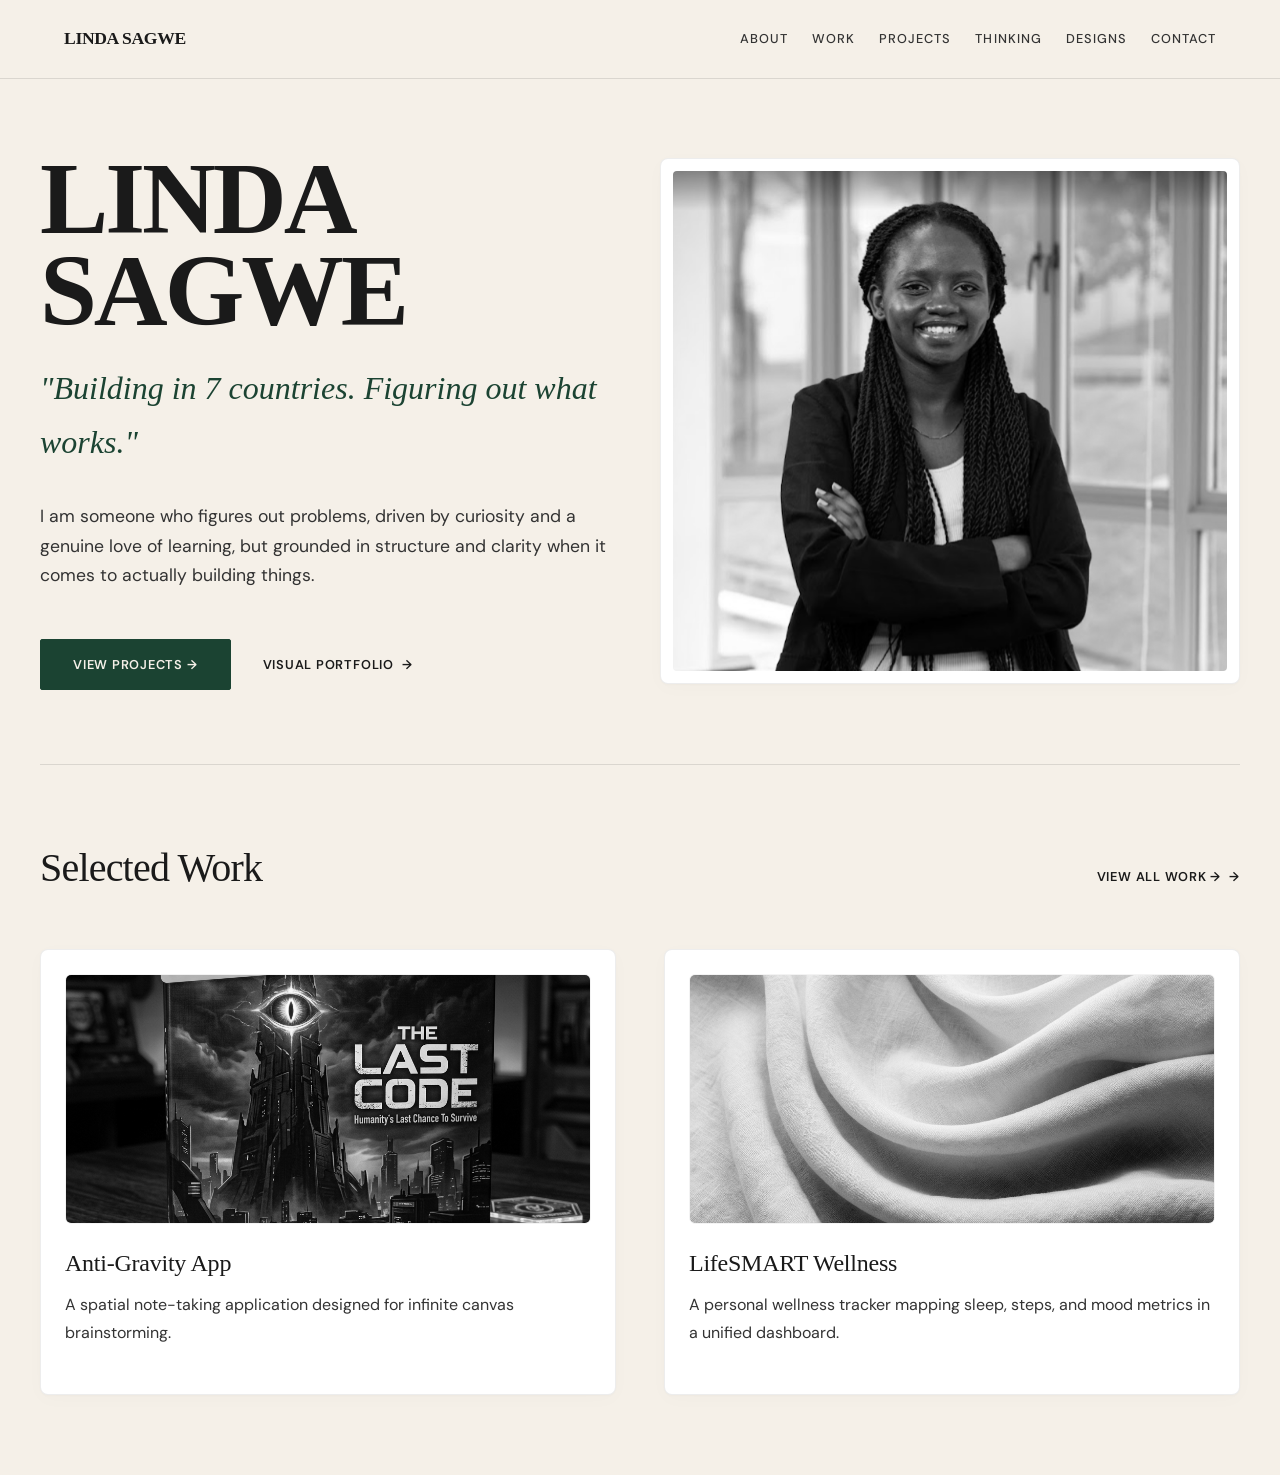
<file: index.html>
<!DOCTYPE html>
<html lang="en">
<head>
  <meta charset="UTF-8">
  <meta name="viewport" content="width=device-width, initial-scale=1.0">
  <title>Linda Sagwe — Editorial Portfolio</title>
  <meta name="description" content="Business operator and builder at Tetr College. Working at the intersection of BD, operations, and AI across Nairobi, Gurugram, and UAE.">
  <link rel="icon" type="image/svg+xml" href="favicon.svg">

  <!-- Fonts -->
  <link rel="preconnect" href="https://fonts.googleapis.com">
  <link rel="preconnect" href="https://fonts.gstatic.com" crossorigin>
  <link href="https://fonts.googleapis.com/css2?family=Cormorant+Garamond:ital,wght@0,400;0,500;0,600;0,700;1,400;1,500&family=DM+Sans:wght@400;500;700&display=swap" rel="stylesheet">

  <!-- Styles -->
  <link rel="stylesheet" href="styles.css">
  <style>
    /* Visual Homepage Styles */
    .hero-split {
      display: grid;
      grid-template-columns: 1fr 1fr;
      gap: var(--space-8);
      align-items: center;
      min-height: calc(85vh - 80px);
      padding: var(--space-6) 0;
      position: relative;
    }

    @media (max-width: 900px) {
      .hero-split {
        grid-template-columns: 1fr;
        text-align: center;
      }
    }

    .hero-image-wrapper {
      border: 1px solid rgba(26, 26, 26, 0.08);
      padding: var(--space-2);
      background-color: var(--color-bg-card);
      border-radius: 8px;
      box-shadow: 0 4px 20px rgba(26, 26, 26, 0.02), 0 1px 3px rgba(26, 26, 26, 0.02);
      transform: rotate(2deg);
      transition: transform 0.5s ease;
    }

    .hero-image-wrapper:hover {
      transform: rotate(0deg);
    }

    .hero-image-wrapper img {
      width: 100%;
      height: 500px;
      object-fit: cover;
      object-position: center top;
      filter: grayscale(1);
      border-radius: 4px;
      transition: filter 0.5s ease;
    }

    .hero-image-wrapper:hover img {
      filter: grayscale(0);
    }

    .hero-name {
      font-family: var(--font-serif);
      font-size: clamp(3.5rem, 8vw, 6.5rem);
      font-weight: 700;
      line-height: 0.9;
      letter-spacing: -0.03em;
      text-transform: uppercase;
      margin-bottom: var(--space-4);
      color: var(--color-text-primary);
    }

    .hero-tagline-editorial {
      font-family: var(--font-serif);
      font-size: clamp(1.4rem, 3vw, 2rem);
      font-style: italic;
      color: var(--color-teal);
      margin-bottom: var(--space-5);
      font-weight: 500;
    }

    .hero-desc-editorial {
      font-family: var(--font-sans);
      font-size: 1.1rem;
      line-height: 1.7;
      color: var(--color-text-secondary);
      max-width: 55ch;
      margin-bottom: var(--space-6);
    }

    .hero-links-editorial {
      display: flex;
      gap: var(--space-5);
      margin-top: var(--space-2);
    }

    @media (max-width: 900px) {
      .hero-links-editorial {
        justify-content: center;
      }
    }

    /* Selected Work Section */
    .selected-work {
      padding: var(--space-10) 0;
      border-top: 1px solid rgba(26, 26, 26, 0.12);
    }

    .section-header {
      margin-bottom: var(--space-6);
      display: flex;
      justify-content: space-between;
      align-items: baseline;
    }

    .section-header h2 {
      font-size: 2.5rem;
    }

    .work-grid {
      display: grid;
      grid-template-columns: 1fr 1fr;
      gap: var(--space-6);
    }

    @media (max-width: 768px) {
      .work-grid {
        grid-template-columns: 1fr;
      }
    }

    .work-card {
      border: 1px solid rgba(26, 26, 26, 0.08);
      background-color: var(--color-bg-card);
      padding: var(--space-4);
      border-radius: 8px;
      box-shadow: 0 4px 20px rgba(26, 26, 26, 0.02), 0 1px 3px rgba(26, 26, 26, 0.02);
      transition: all 0.45s cubic-bezier(0.16, 1, 0.3, 1);
    }

    .work-card:hover {
      border-color: var(--color-teal);
      box-shadow: 0 20px 38px rgba(27, 67, 50, 0.06);
      transform: translateY(-5px);
    }

    .work-card-img {
      width: 100%;
      height: 250px;
      overflow: hidden;
      margin-bottom: var(--space-4);
      border-radius: 6px;
      border: 1px solid rgba(26, 26, 26, 0.05);
    }

    .work-card-img img {
      width: 100%;
      height: 100%;
      object-fit: cover;
      filter: grayscale(1);
      transition: filter 0.3s ease;
    }

    .work-card:hover .work-card-img img {
      filter: grayscale(0);
    }

    .work-card h3 {
      font-size: 1.5rem;
      margin-bottom: var(--space-2);
    }
  </style>
</head>
<body>

  <div class="page-wrapper">
    <!-- Newspaper Masthead Style Header -->
    <header class="site-header border-double-bottom" id="site-header">
      <a href="index.html" class="logo">LINDA SAGWE</a>
      <nav class="nav-links" id="nav-links">
        <a href="about.html">ABOUT</a>
        <a href="work.html">WORK</a>
        <a href="projects.html">PROJECTS</a>
        <a href="thinking.html">THINKING</a>
        <a href="designs.html">DESIGNS</a>
        <a href="contact.html">CONTACT</a>
      </nav>
    </header>

    <div class="page-container" id="page-container">
      <main class="page-content" id="page-content">
        
        <!-- Visual Split Hero -->
        <section class="container hero-split">
          <div class="hero-text">
            <h1 class="hero-name reveal-word-by-word">LINDA SAGWE</h1>
            <p class="hero-tagline-editorial reveal-line">"Building in 7 countries. Figuring out what works."</p>
            <p class="hero-desc-editorial reveal">
              I am someone who figures out problems, driven by curiosity and a genuine love of learning, but grounded in structure and clarity when it comes to actually building things.
            </p>
            <div class="hero-links-editorial reveal">
              <a href="projects.html" class="btn btn-teal">View Projects →</a>
              <a href="designs.html" class="btn btn-ghost">Visual Portfolio</a>
            </div>
          </div>
          
          <div class="hero-image-wrapper reveal">
            <img src="assets/hero-photo.png" alt="Linda Sagwe Portrait">
          </div>
        </section>

        <!-- Selected Work Visual Grid -->
        <section class="container selected-work reveal">
          <div class="section-header">
            <h2>Selected Work</h2>
            <a href="projects.html" class="btn btn-ghost">View All Work →</a>
          </div>
          <div class="work-grid">
            <a href="projects.html" class="work-card">
              <div class="work-card-img">
                <img src="assets/Professional Designs/last_code_hero_final.png" alt="Anti-Gravity App">
              </div>
              <h3>Anti-Gravity App</h3>
              <p class="project-desc-short" style="color: var(--color-text-secondary);">A spatial note-taking application designed for infinite canvas brainstorming.</p>
            </a>
            
            <a href="projects.html" class="work-card">
              <div class="work-card-img">
                <img src="assets/project-2.png" alt="LifeSMART Wellness">
              </div>
              <h3>LifeSMART Wellness</h3>
              <p class="project-desc-short" style="color: var(--color-text-secondary);">A personal wellness tracker mapping sleep, steps, and mood metrics in a unified dashboard.</p>
            </a>
          </div>
        </section>

      </main>
    </div>
  </div>

  <script src="router.js"></script>
  <script src="script.js"></script>
</body>
</html>
</file>
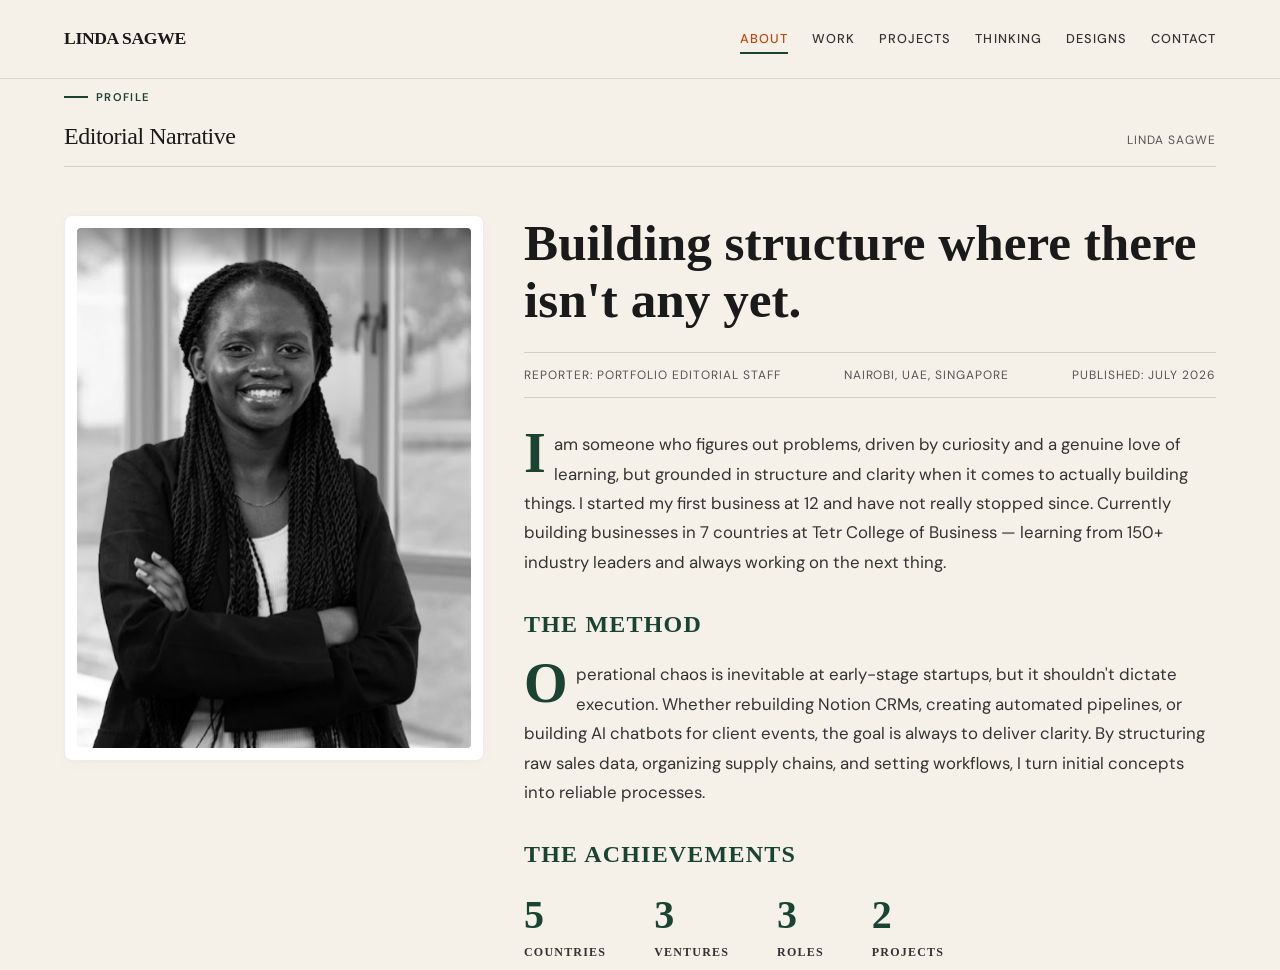
<file: about.html>
<!DOCTYPE html>
<html lang="en">
<head>
  <meta charset="UTF-8">
  <meta name="viewport" content="width=device-width, initial-scale=1.0">
  <title>About Linda Sagwe — Editorial Profile</title>
  <meta name="description" content="An editorial profile of Linda Sagwe. Business student and early-stage operator.">
  <link rel="icon" type="image/svg+xml" href="favicon.svg">

  <!-- Fonts -->
  <link rel="preconnect" href="https://fonts.googleapis.com">
  <link rel="preconnect" href="https://fonts.gstatic.com" crossorigin>
  <link href="https://fonts.googleapis.com/css2?family=Cormorant+Garamond:ital,wght@0,400;0,500;0,600;0,700;1,400;1,500&family=DM+Sans:wght@400;500;700&display=swap" rel="stylesheet">

  <!-- Styles -->
  <link rel="stylesheet" href="styles.css">
  <style>
    .about-layout {
      display: grid;
      grid-template-columns: 420px 1fr;
      gap: var(--space-8);
      margin-top: var(--space-6);
      align-items: start;
    }

    .about-image-wrapper {
      border: 1px solid rgba(26, 26, 26, 0.08);
      padding: var(--space-2);
      background-color: var(--color-bg-card);
      border-radius: 8px;
      box-shadow: 0 4px 20px rgba(26, 26, 26, 0.02), 0 1px 3px rgba(26, 26, 26, 0.02);
    }

    .about-image-wrapper img {
      width: 100%;
      height: 520px;
      object-fit: cover;
      object-position: center top;
      filter: grayscale(1);
      border-radius: 4px;
    }

    .profile-title {
      font-size: 3.2rem;
      line-height: 1.1;
      margin-bottom: var(--space-4);
      font-weight: 700;
    }

    .profile-meta-bar {
      border-top: var(--border-single);
      border-bottom: var(--border-single);
      padding: 0.75rem 0;
      font-family: var(--font-sans);
      font-size: 0.75rem;
      text-transform: uppercase;
      letter-spacing: 0.08em;
      color: var(--color-text-muted);
      margin-bottom: var(--space-5);
      display: flex;
      justify-content: space-between;
    }

    .editorial-body {
      font-family: var(--font-serif);
      font-size: 1.3rem;
      line-height: 1.65;
      color: var(--color-text-primary);
    }

    .editorial-body p {
      margin-bottom: var(--space-4);
      color: var(--color-text-secondary);
      font-family: var(--font-sans);
      font-size: 1.05rem;
      line-height: 1.75;
    }

    .editorial-body p::first-letter {
      font-family: var(--font-serif);
      font-size: 3.5rem;
      float: left;
      line-height: 0.85;
      padding-right: 8px;
      font-weight: 700;
      color: var(--color-teal);
    }

    .sub-editorial-heading {
      font-family: var(--font-serif);
      font-size: 1.5rem;
      font-weight: 700;
      color: var(--color-teal);
      margin-top: var(--space-5);
      margin-bottom: var(--space-2);
      text-transform: uppercase;
      letter-spacing: 0.05em;
    }

    @media (max-width: 900px) {
      .about-layout {
        grid-template-columns: 1fr;
        gap: var(--space-5);
      }
      .about-image-wrapper img {
        height: 380px;
      }
    }
  </style>
</head>
<body>

  <div class="page-wrapper">
    <!-- Newspaper Masthead Style Header -->
    <header class="site-header border-double-bottom" id="site-header">
      <a href="index.html" class="logo">LINDA SAGWE</a>
      <nav class="nav-links" id="nav-links">
        <a href="about.html" class="active">ABOUT</a>
        <a href="work.html">WORK</a>
        <a href="projects.html">PROJECTS</a>
        <a href="thinking.html">THINKING</a>
        <a href="designs.html">DESIGNS</a>
        <a href="contact.html">CONTACT</a>
      </nav>
    </header>

    <div class="page-container" id="page-container">
      <main class="page-content" id="page-content">
        <section class="container">
          <div class="section-header border-single-bottom" style="padding-bottom: var(--space-3);">
            <div>
              <span class="section-label teal">Profile</span>
              <h2>Editorial Narrative</h2>
            </div>
            <span class="section-count">Linda Sagwe</span>
          </div>

          <div class="about-layout">
            <!-- Left Column: Portrait -->
            <div class="about-image-wrapper reveal">
              <img src="assets/hero-photo.png" alt="Linda Sagwe Portrait">
            </div>

            <!-- Right Column: Editorial Narrative -->
            <div class="about-narrative reveal reveal-delay-1">
              <h1 class="profile-title">Building structure where there isn't any yet.</h1>
              
              <div class="profile-meta-bar">
                <span>Reporter: Portfolio Editorial Staff</span>
                <span>Nairobi, UAE, Singapore</span>
                <span>Published: July 2026</span>
              </div>

              <div class="editorial-body">
                <p>
                  I am someone who figures out problems, driven by curiosity and a genuine love of learning, but grounded in structure and clarity when it comes to actually building things. I started my first business at 12 and have not really stopped since. Currently building businesses in 7 countries at Tetr College of Business — learning from 150+ industry leaders and always working on the next thing.
                </p>

                <h3 class="sub-editorial-heading">The Method</h3>
                <p style="padding-top: 0.5rem;">
                  Operational chaos is inevitable at early-stage startups, but it shouldn't dictate execution. Whether rebuilding Notion CRMs, creating automated pipelines, or building AI chatbots for client events, the goal is always to deliver clarity. By structuring raw sales data, organizing supply chains, and setting workflows, I turn initial concepts into reliable processes.
                </p>

                <h3 class="sub-editorial-heading">The Achievements</h3>
                <div class="display-stats" style="margin-top: 1.5rem; margin-bottom: 0.5rem;">
                  <div class="stat-box">
                    <span class="stat-num" style="font-size: 2.5rem; color: var(--color-teal);">7</span>
                    <span class="stat-lbl">Countries</span>
                  </div>
                  <div class="stat-box">
                    <span class="stat-num" style="font-size: 2.5rem; color: var(--color-teal);">4</span>
                    <span class="stat-lbl">Ventures</span>
                  </div>
                  <div class="stat-box">
                    <span class="stat-num" style="font-size: 2.5rem; color: var(--color-teal);">5</span>
                    <span class="stat-lbl">Roles</span>
                  </div>
                  <div class="stat-box">
                    <span class="stat-num" style="font-size: 2.5rem; color: var(--color-teal);">3</span>
                    <span class="stat-lbl">Projects</span>
                  </div>
                </div>
              </div>
            </div>
          </div>
        </section>
      </main>
    </div>
  </div>

  <script src="router.js"></script>
  <script src="script.js"></script>
</body>
</html>
</file>
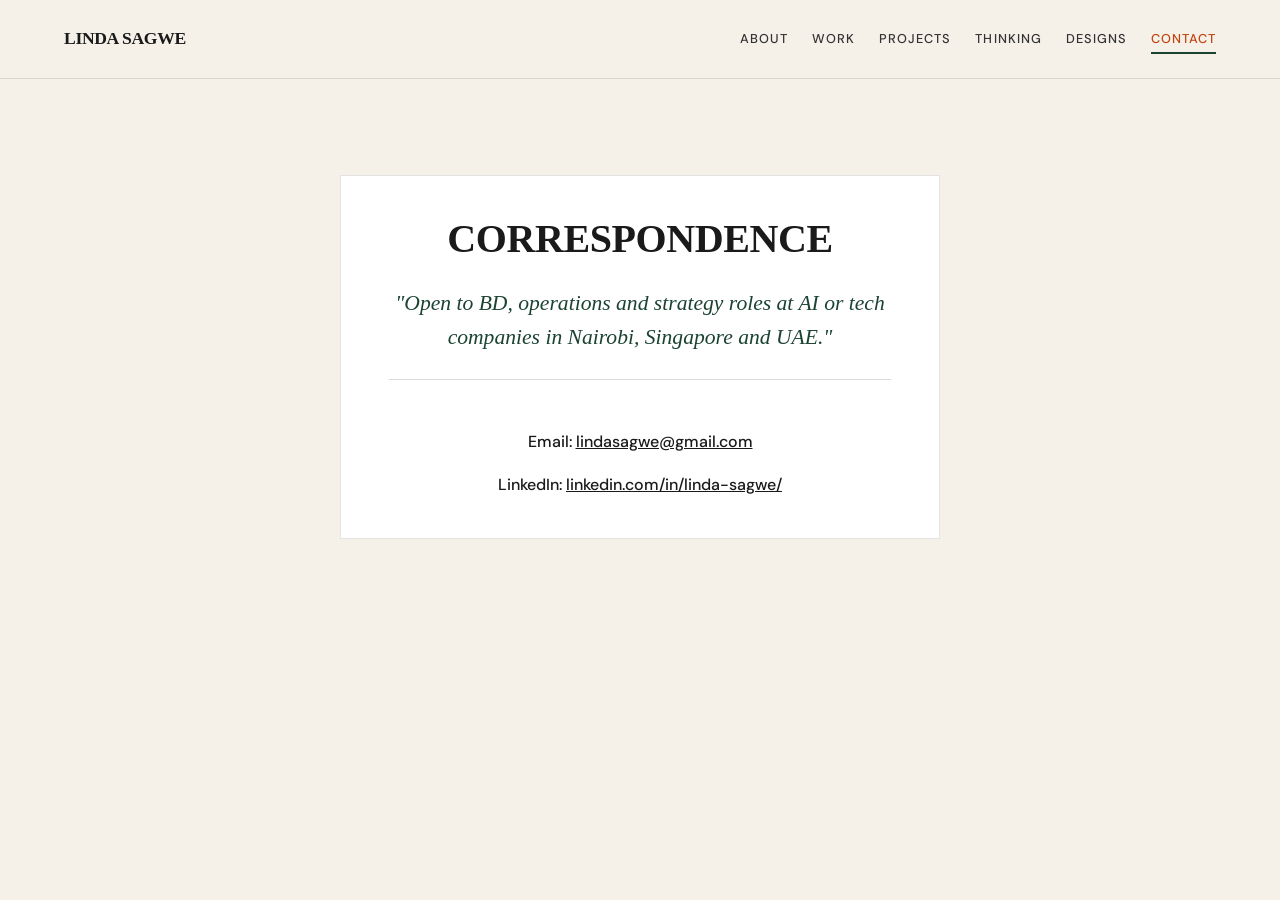
<file: contact.html>
<!DOCTYPE html>
<html lang="en">
<head>
  <meta charset="UTF-8">
  <meta name="viewport" content="width=device-width, initial-scale=1.0">
  <title>Get in Touch — Linda Sagwe</title>
  <meta name="description" content="Contact details and opportunities for Linda Sagwe.">
  <link rel="icon" type="image/svg+xml" href="favicon.svg">

  <!-- Fonts -->
  <link rel="preconnect" href="https://fonts.googleapis.com">
  <link rel="preconnect" href="https://fonts.gstatic.com" crossorigin>
  <link href="https://fonts.googleapis.com/css2?family=Cormorant+Garamond:ital,wght@0,400;0,500;0,600;0,700;1,400;1,500&family=DM+Sans:wght@400;500;700&display=swap" rel="stylesheet">

  <!-- Styles -->
  <link rel="stylesheet" href="styles.css">
  <style>
    .contact-layout {
      max-width: 600px;
      margin: var(--space-12) auto;
      text-align: center;
      border: var(--border-double);
      padding: var(--space-8) var(--space-6);
      background-color: var(--color-bg-card);
      position: relative;
    }

    .contact-title {
      font-size: 2.5rem;
      font-weight: 700;
      margin-bottom: var(--space-4);
      text-transform: uppercase;
      letter-spacing: -0.01em;
    }

    .contact-statement-editorial {
      font-family: var(--font-serif);
      font-size: 1.35rem;
      line-height: 1.6;
      color: var(--color-teal);
      font-style: italic;
      margin-bottom: var(--space-6);
      border-bottom: var(--border-subtle-style);
      padding-bottom: var(--space-4);
    }

    .contact-links {
      display: flex;
      flex-direction: column;
      gap: 1rem;
      font-family: var(--font-sans);
      font-size: 1rem;
      font-weight: 500;
    }

    .contact-links a {
      color: var(--color-text-primary);
      text-decoration: underline;
      transition: color 0.3s ease;
    }

    .contact-links a:hover {
      color: var(--color-orange);
    }
  </style>
</head>
<body>

  <div class="page-wrapper">
    <!-- Newspaper Masthead Style Header -->
    <header class="site-header border-double-bottom" id="site-header">
      <a href="index.html" class="logo">LINDA SAGWE</a>
      <nav class="nav-links" id="nav-links">
        <a href="about.html">ABOUT</a>
        <a href="work.html">WORK</a>
        <a href="projects.html">PROJECTS</a>
        <a href="thinking.html">THINKING</a>
        <a href="designs.html">DESIGNS</a>
        <a href="contact.html" class="active">CONTACT</a>
      </nav>
    </header>

    <div class="page-container" id="page-container">
      <main class="page-content" id="page-content">
        <section class="container">
          <div class="contact-layout reveal">
            <h1 class="contact-title">Correspondence</h1>
            
            <p class="contact-statement-editorial">
              "Open to BD, operations and strategy roles at AI or tech companies in Nairobi, Singapore and UAE."
            </p>

            <div class="contact-links">
              <div>Email: <a href="mailto:lindasagwe@gmail.com">lindasagwe@gmail.com</a></div>
              <div>LinkedIn: <a href="https://www.linkedin.com/in/linda-sagwe/" target="_blank">linkedin.com/in/linda-sagwe/</a></div>
            </div>
          </div>
        </section>
      </main>
    </div>
  </div>

  <script src="router.js"></script>
  <script src="script.js"></script>
</body>
</html>
</file>
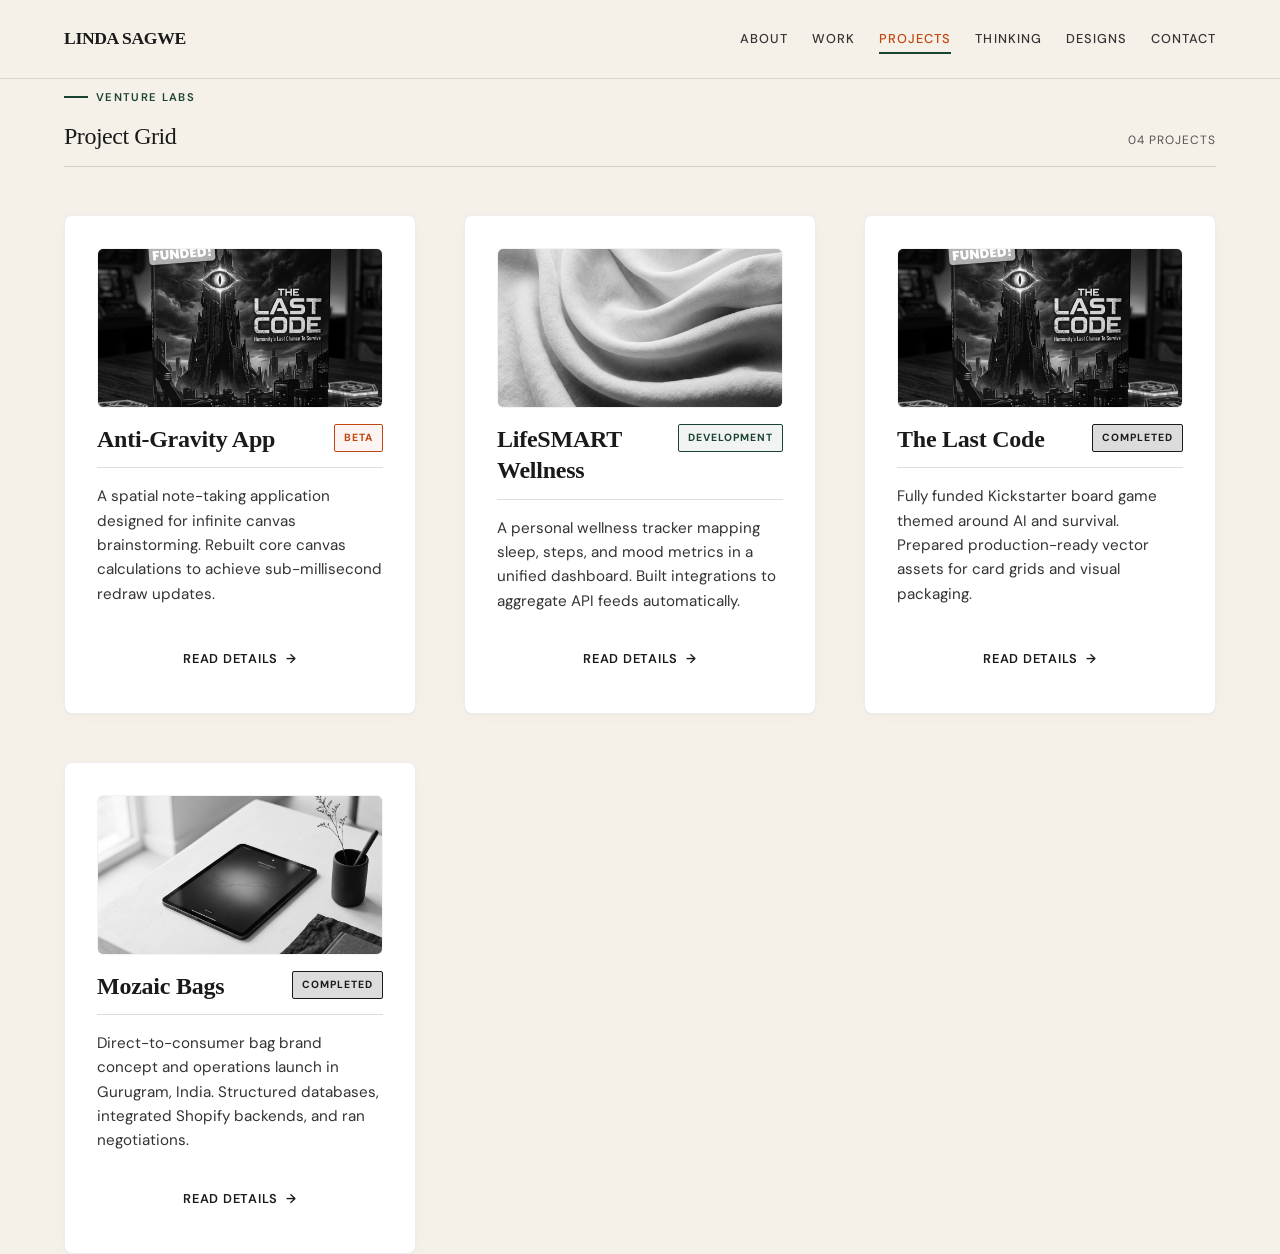
<file: projects.html>
<!DOCTYPE html>
<html lang="en">
<head>
  <meta charset="UTF-8">
  <meta name="viewport" content="width=device-width, initial-scale=1.0">
  <title>Venture Projects — Linda Sagwe</title>
  <meta name="description" content="A list of active ventures and tools built by Linda Sagwe.">
  <link rel="icon" type="image/svg+xml" href="favicon.svg">

  <!-- Fonts -->
  <link rel="preconnect" href="https://fonts.googleapis.com">
  <link rel="preconnect" href="https://fonts.gstatic.com" crossorigin>
  <link href="https://fonts.googleapis.com/css2?family=Cormorant+Garamond:ital,wght@0,400;0,500;0,600;0,700;1,400;1,500&family=DM+Sans:wght@400;500;700&display=swap" rel="stylesheet">

  <!-- Styles -->
  <link rel="stylesheet" href="styles.css">
  <style>
    .projects-grid {
      display: grid;
      grid-template-columns: repeat(auto-fit, minmax(340px, 1fr));
      gap: var(--space-6);
      margin-top: var(--space-6);
    }

    .project-card {
      border: 1px solid rgba(26, 26, 26, 0.08);
      background-color: var(--color-bg-card);
      padding: var(--space-5);
      display: flex;
      flex-direction: column;
      position: relative;
      border-radius: 8px;
      box-shadow: 0 4px 20px rgba(26, 26, 26, 0.02), 0 1px 3px rgba(26, 26, 26, 0.02);
      transition: all 0.45s cubic-bezier(0.16, 1, 0.3, 1);
    }

    .project-card:hover {
      border-color: var(--color-teal);
      box-shadow: 0 20px 38px rgba(27, 67, 50, 0.06);
      transform: translateY(-5px);
    }

    .project-header-editorial {
      display: flex;
      justify-content: space-between;
      align-items: flex-start;
      margin-bottom: var(--space-3);
      border-bottom: var(--border-subtle-style);
      padding-bottom: var(--space-2);
    }

    .project-header-editorial h3 {
      font-size: 1.5rem;
      font-weight: 700;
      margin: 0;
    }

    .status-badge {
      font-size: 0.65rem;
      text-transform: uppercase;
      letter-spacing: 0.1em;
      font-weight: 700;
      padding: 0.25rem 0.55rem;
      border: 1px solid var(--color-border);
      border-radius: 2px;
    }

    .status-badge.beta {
      background-color: var(--color-orange-light);
      color: var(--color-orange);
      border-color: var(--color-orange);
    }

    .status-badge.development {
      background-color: var(--color-teal-light);
      color: var(--color-teal);
      border-color: var(--color-teal);
    }

    .status-badge.completed {
      background-color: var(--color-border-subtle);
      color: var(--color-text-primary);
      border-color: var(--color-border);
    }

    .project-desc-short {
      font-size: 0.95rem;
      line-height: 1.6;
      color: var(--color-text-secondary);
      margin-bottom: var(--space-4);
      flex-grow: 1;
    }

    /* Modal / Drawer Overlay */
    .project-overlay {
      position: fixed;
      top: 0;
      right: -100%;
      width: 480px;
      height: 100vh;
      background-color: var(--color-bg);
      border-left: var(--border-single);
      box-shadow: -15px 0 50px rgba(0,0,0,0.08);
      z-index: 2000;
      padding: var(--space-8) var(--space-6);
      display: flex;
      flex-direction: column;
      transition: right 0.5s cubic-bezier(0.76, 0, 0.24, 1);
    }

    .project-overlay.open {
      right: 0;
    }

    .project-overlay-backdrop {
      position: fixed;
      top: 0;
      left: 0;
      width: 100vw;
      height: 100vh;
      background-color: rgba(26, 26, 26, 0.2);
      opacity: 0;
      pointer-events: none;
      z-index: 1999;
      transition: opacity 0.4s ease;
    }

    .project-overlay-backdrop.open {
      opacity: 1;
      pointer-events: auto;
    }

    .project-overlay-close {
      position: absolute;
      top: 24px;
      right: 24px;
      background: transparent;
      border: none;
      font-size: 1.5rem;
      color: var(--color-text-primary);
      cursor: crosshair;
    }

    .project-overlay-content h2 {
      font-size: 2.8rem;
      font-weight: 700;
      margin-bottom: var(--space-2);
      line-height: 1.1;
    }

    .project-overlay-content .status-badge {
      display: inline-block;
      margin-bottom: var(--space-4);
    }

    .project-overlay-content p {
      font-size: 1.1rem;
      line-height: 1.7;
      color: var(--color-text-secondary);
      margin-bottom: var(--space-4);
    }

    .project-overlay-highlights {
      margin-top: var(--space-4);
      border-top: var(--border-double);
      padding-top: var(--space-4);
    }

    .project-overlay-highlights h4 {
      font-size: 0.8rem;
      text-transform: uppercase;
      letter-spacing: 0.1em;
      color: var(--color-teal);
      margin-bottom: var(--space-2);
    }

    @media (max-width: 500px) {
      .project-overlay {
        width: 100%;
      }
    }
  </style>
</head>
<body>

  <div class="page-wrapper">
    <!-- Newspaper Masthead Style Header -->
    <header class="site-header border-double-bottom" id="site-header">
      <a href="index.html" class="logo">LINDA SAGWE</a>
      <nav class="nav-links" id="nav-links">
        <a href="about.html">ABOUT</a>
        <a href="work.html">WORK</a>
        <a href="projects.html" class="active">PROJECTS</a>
        <a href="thinking.html">THINKING</a>
        <a href="designs.html">DESIGNS</a>
        <a href="contact.html">CONTACT</a>
      </nav>
    </header>

    <div class="page-container" id="page-container">
      <main class="page-content" id="page-content">
        <section class="container">
          <div class="section-header border-single-bottom" style="padding-bottom: var(--space-3);">
            <div>
              <span class="section-label teal">Venture Labs</span>
              <h2>Project Grid</h2>
            </div>
            <span class="section-count">04 Projects</span>
          </div>

          <div class="projects-grid">
            
            <!-- Anti-Gravity App -->
            <div class="project-card clickable-project" data-index="0">
              <div style="width: 100%; height: 160px; overflow: hidden; margin-bottom: var(--space-3); border-radius: 6px; border: 1px solid rgba(26, 26, 26, 0.05);">
                <img src="assets/Professional Designs/last_code_hero_final.png" alt="Anti-Gravity App cover" style="width: 100%; height: 100%; object-fit: cover; filter: grayscale(1); transition: filter 0.3s ease;">
              </div>
              <div class="project-header-editorial">
                <h3>Anti-Gravity App</h3>
                <span class="status-badge beta">Beta</span>
              </div>
              <p class="project-desc-short">A spatial note-taking application designed for infinite canvas brainstorming. Rebuilt core canvas calculations to achieve sub-millisecond redraw updates.</p>
              <button class="btn btn-ghost" style="margin-top: auto; padding: 0.5rem 0;">Read Details</button>
            </div>

            <!-- LifeSMART Wellness -->
            <div class="project-card clickable-project" data-index="1">
              <div style="width: 100%; height: 160px; overflow: hidden; margin-bottom: var(--space-3); border-radius: 6px; border: 1px solid rgba(26, 26, 26, 0.05);">
                <img src="assets/project-2.png" alt="LifeSMART Wellness cover" style="width: 100%; height: 100%; object-fit: cover; filter: grayscale(1); transition: filter 0.3s ease;">
              </div>
              <div class="project-header-editorial">
                <h3>LifeSMART Wellness</h3>
                <span class="status-badge development">Development</span>
              </div>
              <p class="project-desc-short">A personal wellness tracker mapping sleep, steps, and mood metrics in a unified dashboard. Built integrations to aggregate API feeds automatically.</p>
              <button class="btn btn-ghost" style="margin-top: auto; padding: 0.5rem 0;">Read Details</button>
            </div>

            <!-- The Last Code -->
            <div class="project-card clickable-project" data-index="2">
              <div style="width: 100%; height: 160px; overflow: hidden; margin-bottom: var(--space-3); border-radius: 6px; border: 1px solid rgba(26, 26, 26, 0.05);">
                <img src="assets/Professional Designs/last_code_hero_final.png" alt="The Last Code cover" style="width: 100%; height: 100%; object-fit: cover; filter: grayscale(1); transition: filter 0.3s ease;">
              </div>
              <div class="project-header-editorial">
                <h3>The Last Code</h3>
                <span class="status-badge completed">Completed</span>
              </div>
              <p class="project-desc-short">Fully funded Kickstarter board game themed around AI and survival. Prepared production-ready vector assets for card grids and visual packaging.</p>
              <button class="btn btn-ghost" style="margin-top: auto; padding: 0.5rem 0;">Read Details</button>
            </div>

            <!-- Mozaic Bags -->
            <div class="project-card clickable-project" data-index="3">
              <div style="width: 100%; height: 160px; overflow: hidden; margin-bottom: var(--space-3); border-radius: 6px; border: 1px solid rgba(26, 26, 26, 0.05);">
                <img src="assets/project-1.png" alt="Mozaic Bags cover" style="width: 100%; height: 100%; object-fit: cover; filter: grayscale(1); transition: filter 0.3s ease;">
              </div>
              <div class="project-header-editorial">
                <h3>Mozaic Bags</h3>
                <span class="status-badge completed">Completed</span>
              </div>
              <p class="project-desc-short">Direct-to-consumer bag brand concept and operations launch in Gurugram, India. Structured databases, integrated Shopify backends, and ran negotiations.</p>
              <button class="btn btn-ghost" style="margin-top: auto; padding: 0.5rem 0;">Read Details</button>
            </div>

          </div>
        </section>
      </main>
    </div>
  </div>

  <!-- Editorial Slider Panel Overlay for Projects -->
  <div class="project-overlay-backdrop" id="project-backdrop"></div>
  <div class="project-overlay" id="project-overlay">
    <button class="project-overlay-close" id="project-close" aria-label="Close details">✕</button>
    <div class="project-overlay-content" id="project-overlay-content">
      <!-- Dynamically Populated -->
      <h2>Project Title</h2>
      <span class="status-badge beta">Beta</span>
      <p>Full description here...</p>
    </div>
  </div>

  <!-- Pre-configured project database in script.js will handle this populating -->
  <script src="router.js"></script>
  <script src="script.js"></script>
</body>
</html>
</file>
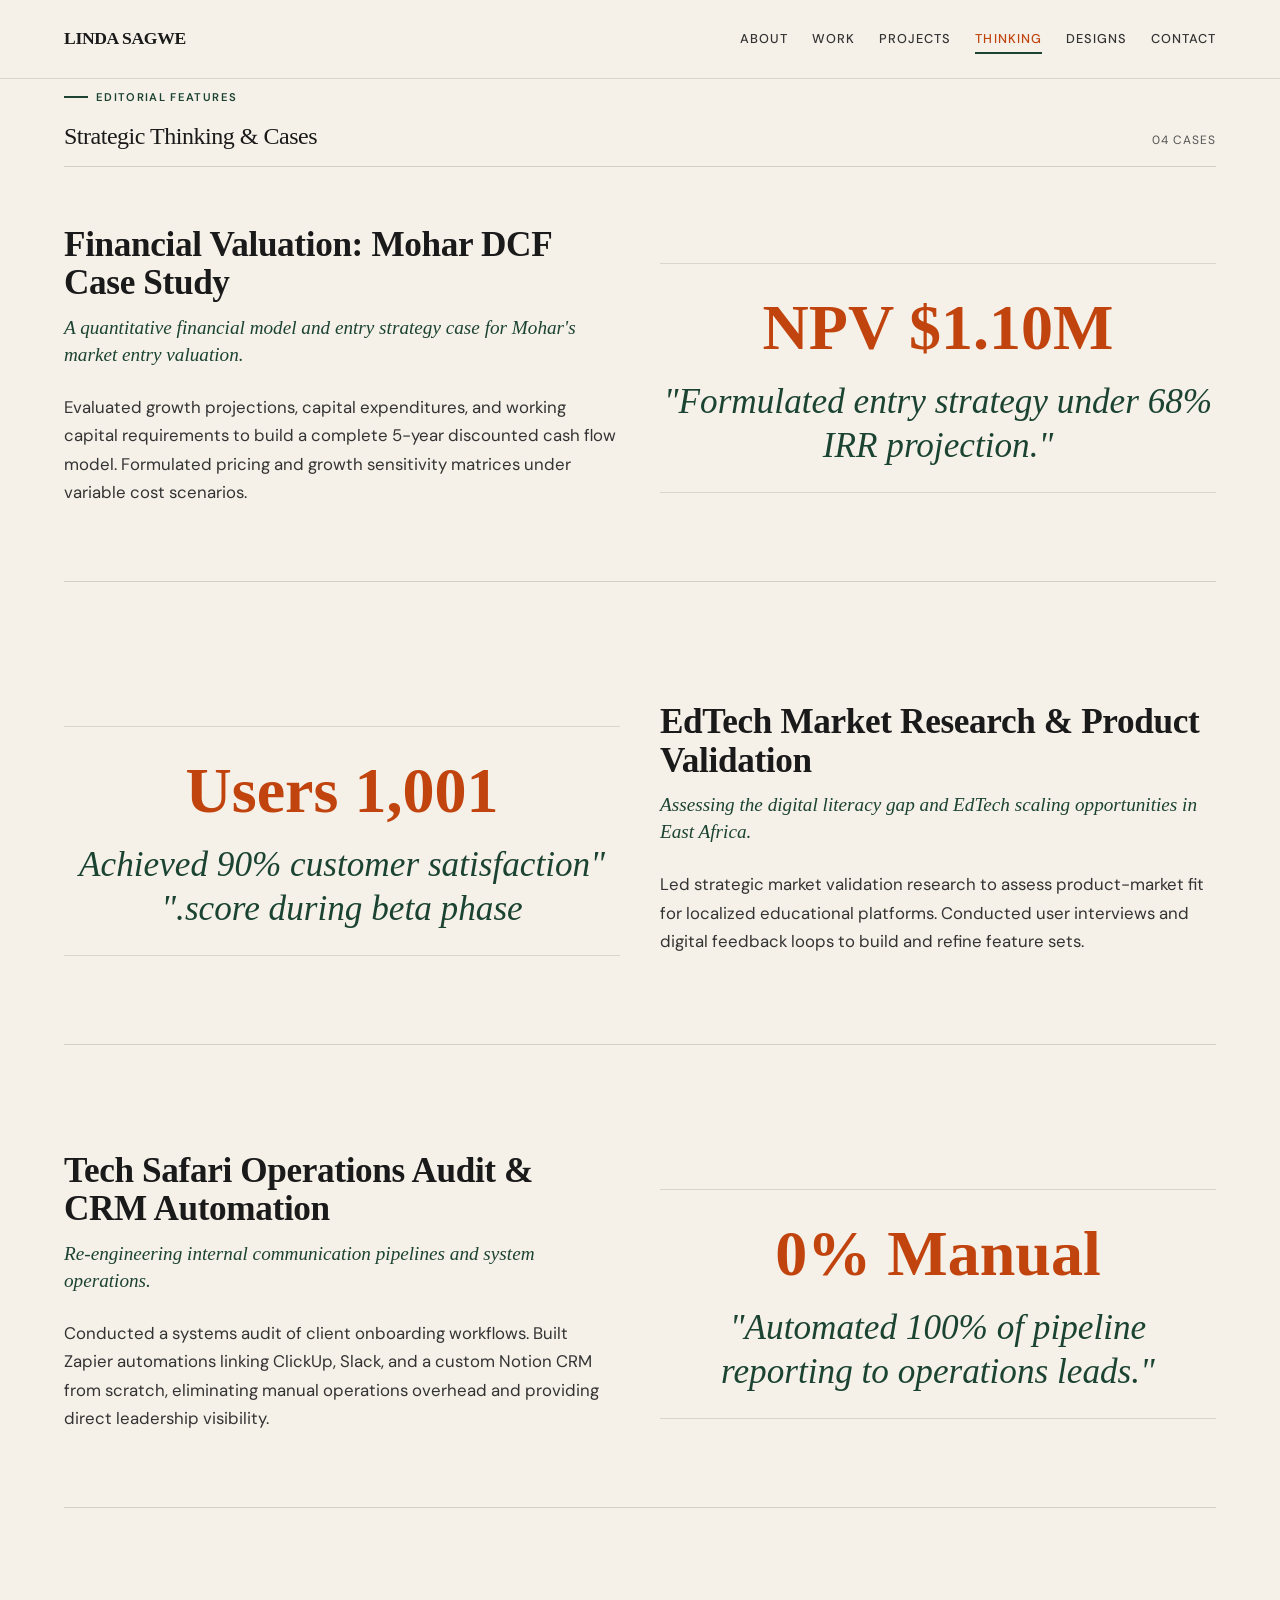
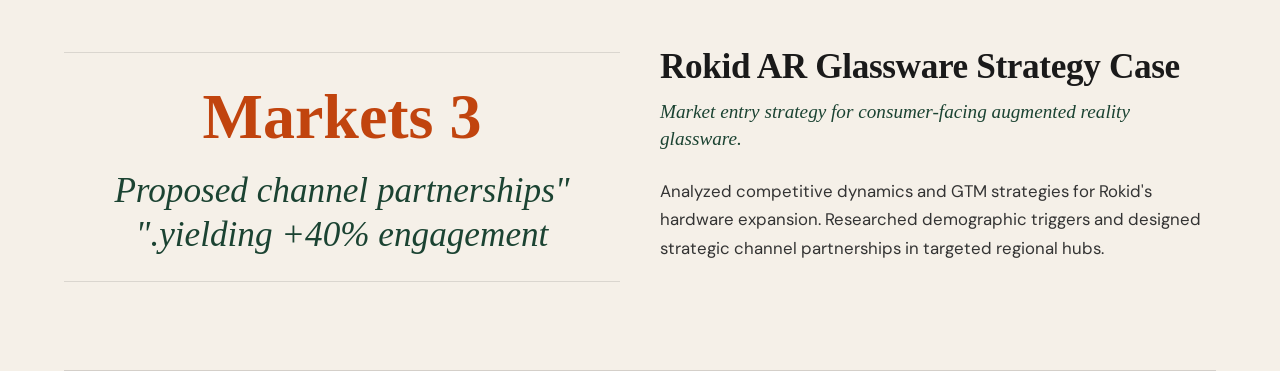
<file: thinking.html>
<!DOCTYPE html>
<html lang="en">
<head>
  <meta charset="UTF-8">
  <meta name="viewport" content="width=device-width, initial-scale=1.0">
  <title>Analytical Thinking & Strategy — Linda Sagwe</title>
  <meta name="description" content="Analytical strategy cases, operations audits, and financial research by Linda Sagwe.">
  <link rel="icon" type="image/svg+xml" href="favicon.svg">

  <!-- Fonts -->
  <link rel="preconnect" href="https://fonts.googleapis.com">
  <link rel="preconnect" href="https://fonts.gstatic.com" crossorigin>
  <link href="https://fonts.googleapis.com/css2?family=Cormorant+Garamond:ital,wght@0,400;0,500;0,600;0,700;1,400;1,500&family=DM+Sans:wght@400;500;700&display=swap" rel="stylesheet">

  <!-- Styles -->
  <link rel="stylesheet" href="styles.css">
  <style>
    .editorial-features {
      display: flex;
      flex-direction: column;
      gap: var(--space-12);
      margin-top: var(--space-6);
    }

    .feature-article {
      display: grid;
      grid-template-columns: 1fr 1fr;
      gap: var(--space-8);
      align-items: center;
      border-bottom: var(--border-subtle-style);
      padding-bottom: var(--space-8);
    }

    .feature-article:nth-child(even) {
      direction: rtl;
    }

    .feature-article:nth-child(even) .feature-text {
      direction: ltr;
    }

    .feature-text h3 {
      font-size: 2.2rem;
      font-weight: 700;
      color: var(--color-text-primary);
      line-height: 1.1;
      margin-bottom: var(--space-2);
    }

    .feature-summary {
      font-family: var(--font-serif);
      font-size: 1.2rem;
      font-style: italic;
      color: var(--color-teal);
      margin-bottom: var(--space-4);
      line-height: 1.4;
    }

    .feature-desc {
      font-size: 1.05rem;
      line-height: 1.7;
      color: var(--color-text-secondary);
    }

    @media (max-width: 800px) {
      .feature-article {
        grid-template-columns: 1fr;
        gap: var(--space-5);
      }
      .feature-article:nth-child(even) {
        direction: ltr;
      }
    }
  </style>
</head>
<body>

  <div class="page-wrapper">
    <!-- Newspaper Masthead Style Header -->
    <header class="site-header border-double-bottom" id="site-header">
      <a href="index.html" class="logo">LINDA SAGWE</a>
      <nav class="nav-links" id="nav-links">
        <a href="about.html">ABOUT</a>
        <a href="work.html">WORK</a>
        <a href="projects.html">PROJECTS</a>
        <a href="thinking.html" class="active">THINKING</a>
        <a href="designs.html">DESIGNS</a>
        <a href="contact.html">CONTACT</a>
      </nav>
    </header>

    <div class="page-container" id="page-container">
      <main class="page-content" id="page-content">
        <section class="container">
          <div class="section-header border-single-bottom" style="padding-bottom: var(--space-3);">
            <div>
              <span class="section-label teal">Editorial features</span>
              <h2>Strategic Thinking & Cases</h2>
            </div>
            <span class="section-count">04 Cases</span>
          </div>

          <div class="editorial-features">
            
            <!-- Case 1: Mohar DCF -->
            <article class="feature-article">
              <div class="feature-text">
                <h3>Financial Valuation: Mohar DCF Case Study</h3>
                <p class="feature-summary">A quantitative financial model and entry strategy case for Mohar's market entry valuation.</p>
                <p class="feature-desc">
                  Evaluated growth projections, capital expenditures, and working capital requirements to build a complete 5-year discounted cash flow model. Formulated pricing and growth sensitivity matrices under variable cost scenarios.
                </p>
              </div>
              <div class="feature-quote-wrapper">
                <div class="pull-quote">
                  <span class="highlight-num">NPV $1.10M</span>
                  "Formulated entry strategy under 68% IRR projection."
                </div>
              </div>
            </article>

            <!-- Case 2: EdTech Research -->
            <article class="feature-article">
              <div class="feature-text">
                <h3>EdTech Market Research & Product Validation</h3>
                <p class="feature-summary">Assessing the digital literacy gap and EdTech scaling opportunities in East Africa.</p>
                <p class="feature-desc">
                  Led strategic market validation research to assess product-market fit for localized educational platforms. Conducted user interviews and digital feedback loops to build and refine feature sets.
                </p>
              </div>
              <div class="feature-quote-wrapper">
                <div class="pull-quote">
                  <span class="highlight-num">1,001 Users</span>
                  "Achieved 90% customer satisfaction score during beta phase."
                </div>
              </div>
            </article>

            <!-- Case 3: Tech Safari Audit -->
            <article class="feature-article">
              <div class="feature-text">
                <h3>Tech Safari Operations Audit & CRM Automation</h3>
                <p class="feature-summary">Re-engineering internal communication pipelines and system operations.</p>
                <p class="feature-desc">
                  Conducted a systems audit of client onboarding workflows. Built Zapier automations linking ClickUp, Slack, and a custom Notion CRM from scratch, eliminating manual operations overhead and providing direct leadership visibility.
                </p>
              </div>
              <div class="feature-quote-wrapper">
                <div class="pull-quote">
                  <span class="highlight-num">0% Manual</span>
                  "Automated 100% of pipeline reporting to operations leads."
                </div>
              </div>
            </article>

            <!-- Case 4: Rokid Strategy -->
            <article class="feature-article">
              <div class="feature-text">
                <h3>Rokid AR Glassware Strategy Case</h3>
                <p class="feature-summary">Market entry strategy for consumer-facing augmented reality glassware.</p>
                <p class="feature-desc">
                  Analyzed competitive dynamics and GTM strategies for Rokid's hardware expansion. Researched demographic triggers and designed strategic channel partnerships in targeted regional hubs.
                </p>
              </div>
              <div class="feature-quote-wrapper">
                <div class="pull-quote">
                  <span class="highlight-num">3 Markets</span>
                  "Proposed channel partnerships yielding +40% engagement."
                </div>
              </div>
            </article>

          </div>
        </section>
      </main>
    </div>
  </div>

  <script src="router.js"></script>
  <script src="script.js"></script>
</body>
</html>
</file>
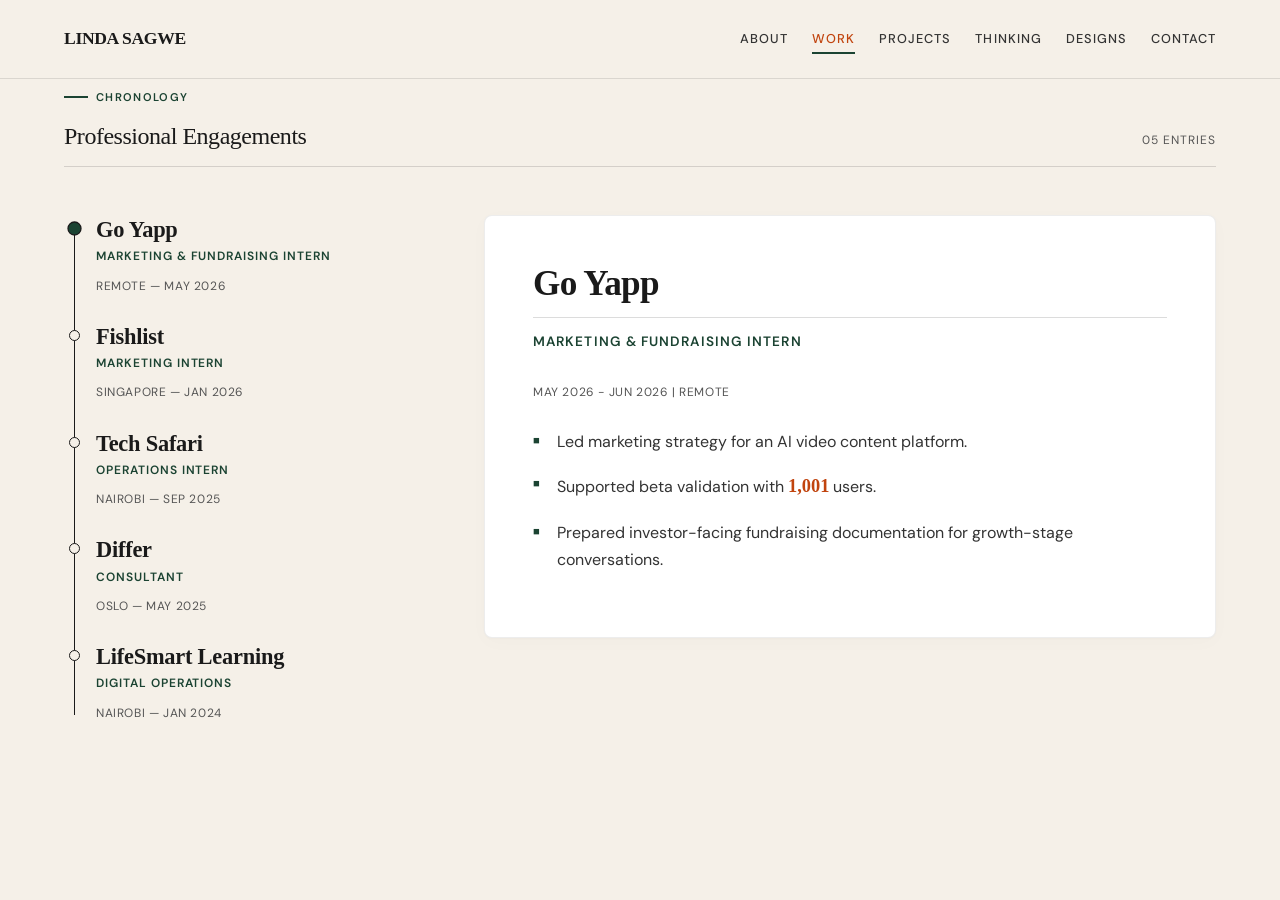
<file: work.html>
<!DOCTYPE html>
<html lang="en">
<head>
  <meta charset="UTF-8">
  <meta name="viewport" content="width=device-width, initial-scale=1.0">
  <title>Experience & Engagements — Linda Sagwe</title>
  <meta name="description" content="Professional roles and operational achievements of Linda Sagwe.">
  <link rel="icon" type="image/svg+xml" href="favicon.svg">

  <!-- Fonts -->
  <link rel="preconnect" href="https://fonts.googleapis.com">
  <link rel="preconnect" href="https://fonts.gstatic.com" crossorigin>
  <link href="https://fonts.googleapis.com/css2?family=Cormorant+Garamond:ital,wght@0,400;0,500;0,600;0,700;1,400;1,500&family=DM+Sans:wght@400;500;700&display=swap" rel="stylesheet">

  <!-- Styles -->
  <link rel="stylesheet" href="styles.css">
  <style>
    .work-layout {
      display: grid;
      grid-template-columns: 380px 1fr;
      gap: var(--space-8);
      margin-top: var(--space-6);
      align-items: start;
    }

    .timeline-list {
      display: flex;
      flex-direction: column;
      gap: var(--space-4);
      position: relative;
    }

    .timeline-list::before {
      content: '';
      position: absolute;
      left: 10px;
      top: 10px;
      bottom: 10px;
      width: 1px;
      background-color: var(--color-border);
    }

    .timeline-item {
      display: flex;
      gap: 1.5rem;
      position: relative;
      padding-left: 2rem;
      cursor: crosshair;
      transition: all 0.3s var(--ease-out);
    }

    .timeline-node {
      position: absolute;
      left: 5px;
      top: 8px;
      width: 11px;
      height: 11px;
      border: 1px solid var(--color-border);
      background-color: var(--color-bg);
      border-radius: 50%;
      z-index: 2;
      transition: all 0.3s var(--ease-out);
    }

    .timeline-item.active .timeline-node {
      background-color: var(--color-teal);
      transform: scale(1.3);
    }

    .timeline-item:hover .timeline-node {
      border-color: var(--color-teal);
    }

    .timeline-content h3 {
      font-size: 1.4rem;
      font-weight: 700;
      color: var(--color-text-primary);
      margin-bottom: 2px;
    }

    .timeline-role {
      font-size: 0.75rem;
      text-transform: uppercase;
      letter-spacing: 0.08em;
      font-weight: 600;
      color: var(--color-teal);
      margin-bottom: 4px;
      display: block;
    }

    .timeline-dateline {
      font-family: var(--font-sans);
      font-size: 0.75rem;
      color: var(--color-text-muted);
      text-transform: uppercase;
      letter-spacing: 0.05em;
    }

    /* Details Panel */
    .details-panel {
      position: sticky;
      top: 140px;
      border: 1px solid rgba(26, 26, 26, 0.08);
      background-color: var(--color-bg-card);
      padding: var(--space-6);
      min-height: 380px;
      display: flex;
      flex-direction: column;
      justify-content: center;
      border-radius: 8px;
      box-shadow: 0 4px 20px rgba(26, 26, 26, 0.02), 0 1px 3px rgba(26, 26, 26, 0.02);
      transition: opacity 0.3s var(--ease-out);
    }

    .details-inner {
      opacity: 0;
      transform: translateX(20px);
      transition: opacity 0.4s var(--ease-out), transform 0.4s var(--ease-out);
    }

    .details-inner.visible {
      opacity: 1;
      transform: translateX(0);
    }

    .details-inner h2 {
      font-size: 2.2rem;
      font-weight: 700;
      margin-bottom: var(--space-2);
      border-bottom: var(--border-subtle-style);
      padding-bottom: var(--space-2);
    }

    .details-inner .timeline-role {
      font-size: 0.85rem;
      margin-bottom: var(--space-4);
    }

    .details-inner ul {
      list-style-type: none;
      padding-left: 0;
    }

    .details-inner li {
      position: relative;
      padding-left: 1.5rem;
      font-size: 1rem;
      line-height: 1.7;
      margin-bottom: var(--space-3);
      color: var(--color-text-secondary);
    }

    .details-inner li::before {
      content: '■';
      position: absolute;
      left: 0;
      color: var(--color-teal);
      font-size: 0.7rem;
      top: 3px;
    }

    @media (max-width: 900px) {
      .work-layout {
        grid-template-columns: 1fr;
      }
      .details-panel {
        position: static;
        min-height: auto;
        margin-top: var(--space-5);
      }
    }
  </style>
</head>
<body>

  <div class="page-wrapper">
    <!-- Newspaper Masthead Style Header -->
    <header class="site-header border-double-bottom" id="site-header">
      <a href="index.html" class="logo">LINDA SAGWE</a>
      <nav class="nav-links" id="nav-links">
        <a href="about.html">ABOUT</a>
        <a href="work.html" class="active">WORK</a>
        <a href="projects.html">PROJECTS</a>
        <a href="thinking.html">THINKING</a>
        <a href="designs.html">DESIGNS</a>
        <a href="contact.html">CONTACT</a>
      </nav>
    </header>

    <div class="page-container" id="page-container">
      <main class="page-content" id="page-content">
        <section class="container">
          <div class="section-header border-single-bottom" style="padding-bottom: var(--space-3);">
            <div>
              <span class="section-label teal">Chronology</span>
              <h2>Professional Engagements</h2>
            </div>
            <span class="section-count">05 Entries</span>
          </div>

          <div class="work-layout">
            <!-- Timeline Left Column -->
            <div class="timeline-list">
              
              <!-- Go Yapp -->
              <div class="timeline-item active" data-index="0">
                <div class="timeline-node"></div>
                <div class="timeline-content">
                  <h3>Go Yapp</h3>
                  <span class="timeline-role">Marketing & Fundraising Intern</span>
                  <span class="timeline-dateline">REMOTE — May 2026</span>
                </div>
              </div>

              <!-- Fishlist -->
              <div class="timeline-item" data-index="1">
                <div class="timeline-node"></div>
                <div class="timeline-content">
                  <h3>Fishlist</h3>
                  <span class="timeline-role">Marketing Intern</span>
                  <span class="timeline-dateline">SINGAPORE — Jan 2026</span>
                </div>
              </div>

              <!-- Tech Safari -->
              <div class="timeline-item" data-index="2">
                <div class="timeline-node"></div>
                <div class="timeline-content">
                  <h3>Tech Safari</h3>
                  <span class="timeline-role">Operations Intern</span>
                  <span class="timeline-dateline">NAIROBI — Sep 2025</span>
                </div>
              </div>

              <!-- Differ.chat -->
              <div class="timeline-item" data-index="3">
                <div class="timeline-node"></div>
                <div class="timeline-content">
                  <h3>Differ</h3>
                  <span class="timeline-role">Consultant</span>
                  <span class="timeline-dateline">OSLO — May 2025</span>
                </div>
              </div>

              <!-- LifeSmart Learning -->
              <div class="timeline-item" data-index="4">
                <div class="timeline-node"></div>
                <div class="timeline-content">
                  <h3>LifeSmart Learning</h3>
                  <span class="timeline-role">Digital Operations</span>
                  <span class="timeline-dateline">NAIROBI — Jan 2024</span>
                </div>
              </div>

            </div>

            <!-- Details Right Column -->
            <div class="details-panel" id="work-details-panel">
              <div class="details-inner visible" id="details-inner">
                <!-- Will be dynamically populated, default to index 0 -->
                <h2 id="details-company">Go Yapp</h2>
                <span class="timeline-role" id="details-role">Marketing & Fundraising Intern</span>
                <span class="timeline-dateline" id="details-date">May 2026 - Jun 2026 | Remote</span>
                <ul id="details-bullets" style="margin-top: 1.5rem;">
                  <li>Led marketing strategy for an AI video content platform.</li>
                  <li>Supported beta validation with <span class="stat-highlight">1,001</span> users.</li>
                  <li>Prepared investor-facing fundraising documentation for growth-stage conversations.</li>
                </ul>
              </div>
            </div>
          </div>
        </section>
      </main>
    </div>
  </div>

  <script src="router.js"></script>
  <script src="script.js"></script>
</body>
</html>
</file>
<file: styles.css>
/* ================================================
   Linda Sagwe — Editorial Portfolio
   Design System & Styles
   ================================================ */

:root {
  /* NYT Editorial Design System */
  --color-bg: #F5F0E8; /* Ink-on-paper off-white/cream background */
  --color-bg-card: #FFFFFF; /* Pure white card background */
  --color-text-primary: #1A1A1A; /* Near-black editorial ink text */
  --color-text-secondary: #333333; /* Dark gray body copy */
  --color-text-muted: #555555; /* Muted editorial text */
  --color-border: #1A1A1A; /* Solid ink borders for dividers */
  --color-border-subtle: rgba(26, 26, 26, 0.15); /* Soft divider lines */
  --space-8: 40px; 
  
  /* Primary Accent: Deep Forest Green */
  --color-teal: #1B4332; /* Deep Forest Green */
  --color-teal-dark: #0D2018;
  --color-teal-light: rgba(27, 67, 50, 0.06);
  
  /* Secondary Accent: Burnt Sienna */
  --color-orange: #C1440E;
  --color-orange-light: rgba(193, 68, 14, 0.06);
  --color-terracotta: #C1440E;
  --color-terracotta-light: rgba(193, 68, 14, 0.06);
  
  /* Typography System */
  --font-serif: 'Times New Roman', Times, serif;
  --font-sans: 'DM Sans', 'Inter', sans-serif;
  
  /* Premium Border Helper */
  --border-double: 1px solid rgba(26, 26, 26, 0.12);
  --border-single: 1px solid rgba(26, 26, 26, 0.15);
  --border-subtle-style: 1px solid var(--color-border-subtle);

  /* Spacing Grid */
  --space-1: 0.5rem;
  --space-2: 0.75rem;
  --space-3: 1rem;
  --space-4: 1.5rem;
  --space-5: 2rem;
  --space-6: 3rem;
  --space-8: 40px;
  --space-10: 5rem;
  --space-12: 6rem;
  --space-16: 8rem;
  --space-20: 10rem;

  /* Layout */
  --container-width: 1200px;
  --container-narrow: 800px;

  /* Transitions */
  --ease-out: cubic-bezier(0.16, 1, 0.3, 1);
  --ease-in-out: cubic-bezier(0.4, 0, 0.2, 1);
}

/* ================================================
   Abstract Background Shapes
   ================================================ */
.bg-blobs {
  position: fixed;
  top: 0;
  left: 0;
  width: 100%;
  height: 100%;
  z-index: -1;
  overflow: hidden;
  pointer-events: none;
  background-color: var(--color-bg);
}

.blob {
  position: absolute;
  width: 1000px;
  height: 1000px;
  border-radius: 50%;
  opacity: 0.05; /* Soft glow for light theme */
  filter: blur(120px); /* Soft blur */
  animation: pulseBlob 12s infinite alternate ease-in-out;
}

.blob-1 { 
  top: -25%; 
  left: -15%; 
  background: radial-gradient(circle, var(--color-teal) 0%, transparent 65%); 
}
.blob-2 { 
  bottom: -25%; 
  right: -15%; 
  background: radial-gradient(circle, var(--color-orange) 0%, transparent 65%); 
  animation-delay: -3s; 
}
.blob-3 { 
  top: 35%; 
  right: -10%; 
  background: radial-gradient(circle, var(--color-teal) 0%, transparent 65%); 
  animation-delay: -6s; 
}

@keyframes pulseBlob {
  0% { transform: scale(1) translate(0, 0); opacity: 0.25; }
  100% { transform: scale(1.5) translate(150px, 80px); opacity: 0.35; }
}

/* ================================================
   Reset & Base
   ================================================ */
*, *::before, *::after {
  margin: 0;
  padding: 0;
  box-sizing: border-box;
}

html {
  scroll-behavior: smooth;
}

body {
  background-color: var(--color-bg);
  background-image: 
    linear-gradient(rgba(26, 26, 26, 0.02) 1px, transparent 1px),
    linear-gradient(90deg, rgba(26, 26, 26, 0.02) 1px, transparent 1px);
  background-size: 40px 40px;
  background-attachment: fixed;
  color: var(--color-text-primary);
  font-family: var(--font-sans);
  font-size: 16px;
  line-height: 1.7;
  -webkit-font-smoothing: antialiased;
  -moz-osx-font-smoothing: grayscale;
  overflow-x: hidden;
}

::selection {
  background-color: var(--color-teal);
  color: #fff;
}

img {
  max-width: 100%;
  display: block;
}

/* ================================================
   Typography
   ================================================ */
h1, h2, h3, h4, .serif {
  font-family: var(--font-serif);
  font-weight: 500;
  color: var(--color-text-primary);
  line-height: 1.15;
}

h2, h3 {
  color: var(--color-text-primary);
  letter-spacing: -0.02em;
  line-height: 1.15;
}

h3 {
  font-size: clamp(1.2rem, 2vw, 1.5rem);
  letter-spacing: -0.01em;
  line-height: 1.3;
}

p {
  max-width: 65ch;
  margin-bottom: var(--space-4);
  color: var(--color-text-secondary);
}

a {
  color: inherit;
  text-decoration: none;
  transition: color 0.3s var(--ease-in-out), opacity 0.3s var(--ease-in-out);
}

/* ================================================
   Animations
   ================================================ */
.reveal {
  opacity: 0;
  transform: translateY(20px);
  transition: opacity 0.8s var(--ease-out), transform 0.8s var(--ease-out);
}

.reveal.visible {
  opacity: 1;
  transform: translateY(0);
}

.reveal-delay-1 { transition-delay: 0.15s; }
.reveal-delay-2 { transition-delay: 0.3s; }
.reveal-delay-3 { transition-delay: 0.45s; }

/* ================================================
   Layout
   ================================================ */
.container {
  max-width: var(--container-width);
  margin: 0 auto;
  padding: 0 var(--space-4);
}

.container-narrow {
  max-width: var(--container-narrow);
  margin: 0 auto;
}

section {
  padding: 80px 0;
}

/* ================================================
   Navigation
   ================================================ */
.site-header {
  position: sticky;
  top: 0;
  z-index: 1000;
  padding: var(--space-4) 5%;
  background-color: var(--color-bg) !important;
  display: flex;
  justify-content: space-between;
  align-items: center;
  transition: all 0.3s var(--ease-in-out);
}

.site-header.scrolled {
  border-bottom-color: var(--color-border);
}

.logo {
  font-family: var(--font-serif);
  font-size: 1.1rem;
  font-weight: 600;
  color: var(--color-text-primary);
  letter-spacing: -0.02em;
}

.logo span {
  color: var(--color-teal);
}

.nav-links {
  display: flex;
  gap: var(--space-4);
  align-items: center;
}

.nav-links a {
  color: var(--color-text-secondary);
  font-size: 0.8rem;
  text-transform: uppercase;
  letter-spacing: 0.08em;
  font-weight: 500;
  position: relative;
}

.nav-links a::after {
  content: '';
  position: absolute;
  bottom: -4px;
  left: 0;
  width: 0;
  height: 1.5px;
  background-color: var(--color-teal);
  transition: width 0.3s var(--ease-out);
}

.nav-links a:hover,
.nav-links a.active {
  color: var(--color-orange);
}

.nav-links a:hover::after,
.nav-links a.active::after {
  width: 100%;
  left: 0;
  transform: scaleX(1);
  transform-origin: center;
}

.nav-links a::after {
  content: '';
  position: absolute;
  bottom: -4px;
  left: 50%;
  width: 0;
  height: 2px;
  background-color: var(--color-teal);
  transition: all 0.3s var(--ease-out);
  transform: translateX(-50%) scaleX(0);
}

/* Filter Links (Internal Gallery) */
.filter-link {
  display: inline-flex;
  align-items: center;
  justify-content: center;
  padding: 0.6rem 1.2rem;
  background-color: var(--color-teal);
  color: #fff !important;
  border: 1.5px solid var(--color-teal);
  font-family: var(--font-sans);
  font-size: 0.75rem;
  font-weight: 600;
  letter-spacing: 0.08em;
  text-transform: uppercase;
  cursor: pointer;
  transition: all 0.3s var(--ease-out);
  border-radius: 2px;
  position: relative;
}

.filter-link:hover {
  background-color: var(--color-orange) !important;
  border-color: var(--color-orange) !important;
  color: #fff !important;
  transform: translateY(-2px);
}

.filter-link.active {
  background-color: var(--color-orange) !important;
  border-color: var(--color-orange) !important;
}

.filter-link.active::after {
  display: none;
}

/* ================================================
   Section Glows
   ================================================ */
.section-glow-teal-orange {
  position: relative;
}

.section-glow-teal-orange::before {
  content: '';
  position: absolute;
  top: 50%;
  left: 50%;
  transform: translate(-50%, -50%);
  width: 120%;
  height: 120%;
  background: radial-gradient(circle, var(--color-teal-light) 0%, var(--color-orange-light) 30%, transparent 70%);
  z-index: -1;
  opacity: 0.4;
  pointer-events: none;
}

/* ================================================
   Hero Section
   ================================================ */
.hero {
  padding: var(--space-8) 0 var(--space-12);
  position: relative;
}

.hero-label {
  display: inline-flex;
  align-items: center;
  gap: var(--space-1);
  font-size: 0.7rem;
  text-transform: uppercase;
  letter-spacing: 0.14em;
  font-weight: 600;
  color: var(--color-text-secondary);
  margin-bottom: var(--space-5);
}

.hero-grid {
  display: grid;
  grid-template-columns: 42% 1fr;
  gap: var(--space-6);
  align-items: stretch;
}

.hero-image {
  position: relative;
  overflow: hidden;
}

.hero-image img {
  width: 100%;
  height: 100%;
  display: block;
  object-fit: cover;
  object-position: center top;
}

.hero-content {
  padding-top: var(--space-2);
}

.hero h1 {
  font-size: clamp(2.4rem, 4.8vw, 4rem);
  letter-spacing: -0.025em;
  line-height: 1.1;
  margin-bottom: var(--space-5);
}

.hero h1 em {
  font-style: italic;
  color: var(--color-orange);
}

.hero-sub {
  font-size: 1.05rem;
  line-height: 1.75;
  color: var(--color-text-secondary);
  max-width: 52ch;
  margin-bottom: 0;
}

.hero-cta {
  display: flex;
  gap: var(--space-4);
  align-items: center;
  flex-wrap: wrap;
}

/* Buttons */
.btn {
  display: inline-flex;
  align-items: center;
  gap: var(--space-1);
  padding: 0.85rem 2rem;
  font-family: var(--font-sans);
  font-size: 0.8rem;
  font-weight: 600;
  text-transform: uppercase;
  letter-spacing: 0.06em;
  border: 1.5px solid var(--color-teal);
  color: #fff;
  background: var(--color-teal);
  cursor: pointer;
  transition: all 0.35s var(--ease-out);
  position: relative;
  overflow: hidden;
  border-radius: 2px;
  z-index: 1;
}

.btn::before {
  content: '';
  position: absolute;
  top: 0;
  left: -100%;
  width: 100%;
  height: 100%;
  background-color: var(--color-teal-dark);
  transition: left 0.35s var(--ease-out);
  z-index: -1;
}

.btn:hover {
  color: #fff;
}

.btn:hover::before {
  left: 0;
}

.btn-primary {
  background-color: var(--color-orange);
  border-color: var(--color-orange);
  color: #fff;
}

.btn-primary:hover {
  background-color: #e67e00;
  border-color: #e67e00;
}

.btn-primary::before {
  background-color: #e67e00;
}

.btn:hover::before {
  left: 0;
}

.btn-teal {
  background-color: var(--color-teal);
  border-color: var(--color-teal);
  color: #fff;
}

.btn-ghost {
  border: none;
  padding: 0.85rem 0;
  position: relative;
  overflow: visible;
  background: transparent;
  color: var(--color-teal);
}

.btn-ghost::before {
  display: none;
}

.btn-ghost::after {
  content: '→';
  transition: transform 0.3s var(--ease-out);
}

.btn-ghost:hover {
  color: var(--color-orange);
}

.btn-ghost:hover::after {
  transform: translateX(4px);
}



/* ================================================
   Divider
   ================================================ */
.divider {
  height: 2px;
  background: linear-gradient(to right, var(--color-teal), var(--color-orange));
  margin: var(--space-4) 0;
}

/* ================================================
   Section Headers
   ================================================ */
.section-header {
  display: flex;
  justify-content: space-between;
  align-items: flex-end;
  margin-bottom: var(--space-8);
  gap: var(--space-4);
  flex-wrap: wrap;
}

.section-header h2 {
  margin-bottom: 0;
}

.section-label {
  display: inline-flex;
  align-items: center;
  gap: var(--space-1);
  font-size: 0.7rem;
  text-transform: uppercase;
  letter-spacing: 0.12em;
  font-weight: 600;
  margin-bottom: var(--space-3);
}

.section-label.teal {
  color: var(--color-teal);
}

.media-link, .btn {
  min-height: 44px;
  min-width: 44px;
  display: inline-flex;
  align-items: center;
  justify-content: center;
}
.section-label::before {
  content: '';
  display: inline-block;
  width: 24px;
  height: 1.5px;
}

.section-label.teal::before {
  background-color: var(--color-teal);
}

.section-label.terracotta::before {
  background-color: var(--color-terracotta);
}

.section-count {
  font-size: 0.75rem;
  color: var(--color-text-muted);
  text-transform: uppercase;
  letter-spacing: 0.08em;
}

/* ================================================
   Venture Cards (Founding Section)
   ================================================ */
.ventures-hero-image {
  margin-bottom: var(--space-6);
  overflow: hidden;
  border-radius: 2px;
}

.ventures-hero-image img {
  width: 100%;
  height: 480px;
  display: block;
  object-fit: cover;
  object-position: center 40%;
}

.ventures-grid {
  display: grid;
  grid-template-columns: repeat(2, 1fr);
  gap: var(--space-5);
}

.venture-card {
  background: var(--color-bg-card);
  border: 1px solid var(--color-border);
  padding: var(--space-5);
  position: relative;
  overflow: hidden;
  transition: transform 0.4s var(--ease-out), box-shadow 0.4s var(--ease-out);
}

.venture-card:hover {
  transform: translateY(-4px);
  box-shadow: 0 12px 40px rgba(26, 26, 26, 0.06);
}

.venture-card::before {
  content: '';
  position: absolute;
  top: 0;
  left: 0;
  width: 100%;
  height: 3px;
}

.venture-card.accent-terracotta::before {
  background: var(--color-terracotta);
}

.venture-card.accent-teal::before {
  background: var(--color-teal);
}

.venture-card-header {
  display: flex;
  justify-content: space-between;
  align-items: flex-start;
  margin-bottom: var(--space-3);
  gap: var(--space-3);
}

.venture-card-header h3 {
  margin-bottom: 0;
  font-size: clamp(1.15rem, 1.8vw, 1.35rem);
}

.venture-role {
  flex-shrink: 0;
  font-size: 0.7rem;
  text-transform: uppercase;
  letter-spacing: 0.08em;
  font-weight: 600;
  padding: 0.3rem 0.7rem;
  border-radius: 2px;
}

.venture-role.terracotta {
  background: var(--color-terracotta-light);
  color: var(--color-terracotta);
}

.venture-role.teal {
  background: var(--color-teal-light);
  color: var(--color-teal);
}

.venture-location {
  font-size: 0.75rem;
  text-transform: uppercase;
  letter-spacing: 0.06em;
  color: var(--color-text-muted);
  margin-bottom: var(--space-3);
}

.venture-card p {
  font-size: 0.95rem;
  line-height: 1.65;
  color: var(--color-text-secondary);
  margin-bottom: var(--space-3);
}

.venture-tags {
  display: flex;
  flex-wrap: wrap;
  gap: 0.4rem;
  margin-top: auto;
}

.venture-tag {
  font-size: 0.65rem;
  text-transform: uppercase;
  letter-spacing: 0.06em;
  padding: 0.25rem 0.55rem;
  border: 1px solid var(--color-border);
  color: var(--color-text-muted);
  font-weight: 500;
}

/* ================================================
   Role Cards (Operations Section)
   ================================================ */
.roles-list {
  display: flex;
  flex-direction: column;
  gap: 0;
}

.role-item {
  display: grid;
  grid-template-columns: 200px 1fr auto;
  gap: var(--space-5);
  align-items: start;
  padding: var(--space-5) 0;
  border-bottom: 1px solid var(--color-border);
  transition: background-color 0.3s var(--ease-in-out);
  position: relative;
}

.role-item:first-child {
  border-top: 1px solid var(--color-border);
}

.role-item:hover {
  background-color: var(--color-teal-light);
}

.role-org {
  font-family: var(--font-serif);
  font-size: 1.2rem;
  font-weight: 500;
  color: var(--color-text-primary);
}

.role-content h3 {
  font-family: var(--font-sans);
  font-size: 0.8rem;
  text-transform: uppercase;
  letter-spacing: 0.06em;
  font-weight: 600;
  color: var(--color-teal);
  margin-bottom: var(--space-2);
}

.role-content p {
  font-size: 0.95rem;
  line-height: 1.65;
  margin-bottom: 0;
}

.role-tags {
  display: flex;
  flex-wrap: wrap;
  gap: 0.4rem;
  justify-content: flex-end;
}

/* ================================================
   Impact Projects (Social Innovation)
   ================================================ */
.impact-grid {
  display: grid;
  grid-template-columns: repeat(3, 1fr);
  gap: var(--space-5);
}

.impact-card {
  padding: var(--space-5);
  border: 1px solid var(--color-border);
  background: var(--color-bg-card);
  position: relative;
  transition: transform 0.4s var(--ease-out), box-shadow 0.4s var(--ease-out);
}

.impact-card:hover {
  transform: translateY(-3px);
  box-shadow: 0 8px 30px rgba(26, 26, 26, 0.05);
}

.impact-card::before {
  content: '';
  position: absolute;
  top: 0;
  left: 0;
  width: 100%;
  height: 3px;
  background: linear-gradient(90deg, var(--color-teal), var(--color-terracotta));
}

.impact-icon {
  font-size: 1.5rem;
  margin-bottom: var(--space-3);
}

.impact-card h3 {
  font-size: 1.15rem;
  margin-bottom: var(--space-1);
}

.impact-card .impact-role {
  font-size: 0.7rem;
  text-transform: uppercase;
  letter-spacing: 0.08em;
  font-weight: 600;
  color: var(--color-teal);
  margin-bottom: var(--space-3);
  display: block;
}

.impact-card p {
  font-size: 0.9rem;
  line-height: 1.65;
  margin-bottom: 0;
}

/* ================================================
   Media & Travel Section
   ================================================ */
.video-embed {
  position: relative;
  width: 100%;
  padding-bottom: 56.25%;
  margin-bottom: var(--space-6);
  overflow: hidden;
  border-radius: 2px;
  background: var(--color-text-primary);
}

.video-embed iframe {
  position: absolute;
  top: 0;
  left: 0;
  width: 100%;
  height: 100%;
  border: none;
}

.media-grid {
  display: grid;
  grid-template-columns: 1fr 1fr;
  gap: var(--space-5);
}

.media-item {
  padding: var(--space-5);
  border-left: 3px solid var(--color-terracotta);
  background: var(--color-terracotta-light);
}

.media-item h3 {
  font-size: 1.15rem;
  margin-bottom: var(--space-2);
}

.media-item p {
  font-size: 0.95rem;
  line-height: 1.65;
  margin-bottom: var(--space-3);
}

.media-link {
  display: inline-block;
  font-size: 0.8rem;
  font-weight: 600;
  text-transform: uppercase;
  letter-spacing: 0.06em;
  color: var(--color-terracotta);
  transition: color 0.3s var(--ease-out);
}

.media-link:hover {
  color: var(--color-teal);
  opacity: 1;
}

/* ================================================
   About / Approach Section
   ================================================ */
.about-section {
  background: var(--color-bg-card);
  border-top: 1px solid var(--color-border);
  border-bottom: 1px solid var(--color-border);
  margin: 0 calc(-1 * var(--space-4));
  padding: var(--space-12) var(--space-4);
}

/* Responsive Video Embeds */
.video-embed {
  position: relative;
  width: 100%;
  padding-bottom: 56.25%; /* 16:9 Aspect Ratio */
  height: 0;
  margin: var(--space-6) 0 var(--space-8);
  border-radius: 2px;
  overflow: hidden;
  box-shadow: 0 10px 40px rgba(0,0,0,0.08);
}

.video-embed iframe {
  position: absolute;
  top: 0;
  left: 0;
  width: 100%;
  height: 100%;
  border: 0;
}

.about-inner {
  max-width: var(--container-width);
  margin: 0 auto;
}

.about-grid {
  display: grid;
  grid-template-columns: 1fr 1fr;
  gap: var(--space-8);
  align-items: start;
}

.about-text h2 {
  margin-bottom: var(--space-5);
}

.about-text p {
  font-size: 1.05rem;
  line-height: 1.75;
}

.about-stats {
  display: grid;
  grid-template-columns: 1fr 1fr;
  gap: var(--space-4);
}

.stat-item {
  padding: var(--space-4);
  border: 1px solid var(--color-border);
  text-align: center;
}

.stat-number {
  font-family: var(--font-serif);
  font-size: 2.2rem;
  font-weight: 500;
  color: var(--color-teal);
  line-height: 1;
  margin-bottom: var(--space-1);
}

.stat-label {
  font-size: 0.7rem;
  text-transform: uppercase;
  letter-spacing: 0.08em;
  color: var(--color-text-muted);
  font-weight: 500;
}

/* ================================================
   Footer
   ================================================ */
.site-footer {
  padding: var(--space-8) 0;
  border-top: 1px solid var(--color-border);
  margin-top: var(--space-8);
}

.footer-content {
  display: flex;
  justify-content: space-between;
  align-items: center;
  color: var(--color-text-muted);
  font-size: 0.8rem;
}

.footer-content nav {
  display: flex;
  gap: var(--space-4);
}

.footer-content nav a {
  color: var(--color-text-secondary);
  font-size: 0.8rem;
  text-transform: uppercase;
  letter-spacing: 0.06em;
  font-weight: 500;
}

.footer-content nav a:hover {
  color: var(--color-teal);
}

/* ================================================
   Scroll Animations
   ================================================ */
.reveal {
  opacity: 0;
  transform: translateY(24px);
  transition: opacity 0.7s var(--ease-out), transform 0.7s var(--ease-out);
}

.reveal.visible {
  opacity: 1;
  transform: translateY(0);
}

.reveal-delay-1 { transition-delay: 0.1s; }
.reveal-delay-2 { transition-delay: 0.2s; }
.reveal-delay-3 { transition-delay: 0.3s; }
.reveal-delay-4 { transition-delay: 0.4s; }

/* Stagger children */
.stagger-children > .reveal:nth-child(1) { transition-delay: 0s; }
.stagger-children > .reveal:nth-child(2) { transition-delay: 0.08s; }
.stagger-children > .reveal:nth-child(3) { transition-delay: 0.16s; }
.stagger-children > .reveal:nth-child(4) { transition-delay: 0.24s; }

/* ================================================
   Social Media Gallery (for social-media.html)
   ================================================ */
.masonry-grid {
  column-count: 3;
  column-gap: 40px; /* Increased White Space */
  width: 100%;
  min-height: 0;
}

.masonry-item {
  break-inside: avoid;
  margin-bottom: 40px; /* Consistent Vertical Gap */
}

.masonry-item p {
  font-family: var(--font-sans);
  font-size: 0.75rem;
  line-height: 1.5;
  margin-top: 12px;
  color: var(--color-text-secondary);
  letter-spacing: 0.02em;
}
@media (min-width: 768px) {
  .masonry-grid {
    column-count: 2;
  }
}

@media (min-width: 1024px) {
  .masonry-grid {
    column-count: 3;
  }
}

.masonry-item {
  break-inside: avoid;
  margin-bottom: var(--space-4);
  border-radius: 2px;
  overflow: hidden;
  background-color: #EBEBEB;
}

.masonry-item img,
.masonry-item video {
  width: 100%;
  display: block;
}

/* Surgery: Remove any potential hover overlays */
.masonry-item:hover::after,
.masonry-item:hover .overlay,
.masonry-item:hover .item-notes {
  display: none !important;
}

.masonry-item {
  position: relative;
  transition: none !important; /* Surgery: No transitions on hover */
}


/* Tabs */
.designs-tabs {
  display: flex;
  flex-wrap: wrap;
  gap: 15px;
  margin-bottom: var(--space-5);
}

.tab-btn {
  background: transparent;
  border: 1px solid var(--color-teal);
  color: var(--color-teal);
  padding: var(--space-2) var(--space-4);
  font-size: 0.85rem;
  font-weight: 600;
  cursor: pointer;
  border-radius: 20px;
  transition: all 0.3s ease;
}

.tab-btn:hover,
.tab-btn.active {
  background: var(--color-teal);
  color: var(--color-bg);
}

/* Category Heroes */
.category-hero-container {
  margin-bottom: var(--space-8);
  padding: 30px;
  margin-top: 50px;
  background: var(--color-terracotta-light);
  border-left: 3px solid var(--color-terracotta);
}

.category-statement {
  display: none;
}

.category-statement.active {
  display: block;
}

.category-statement p {
  margin: 0;
  font-size: 1rem;
  line-height: 1.8;
}

/* ================================================
   Case Study Styles (for case-study.html)
   ================================================ */
.case-hero {
  padding-top: var(--space-16);
  padding-bottom: var(--space-8);
}

.case-hero h1 {
  margin-bottom: 40px;
}

.case-meta {
  display: flex;
  gap: var(--space-6);
  margin-bottom: var(--space-8);
  font-size: 0.8rem;
  color: var(--color-text-secondary);
  text-transform: uppercase;
  letter-spacing: 0.05em;
  border-bottom: 1px solid var(--color-border);
  padding-bottom: var(--space-4);
}

.case-meta-item {
  display: flex;
  flex-direction: column;
  gap: var(--space-1);
}

.case-meta-label {
  font-weight: 600;
  color: var(--color-text-primary);
}

.case-content img {
  width: 100%;
  height: auto;
  margin: var(--space-6) 0;
}

.case-content h3 {
  margin-top: var(--space-8);
}

.case-content blockquote {
  font-family: var(--font-serif);
  font-size: 1.4rem;
  color: var(--color-teal);
  border-left: 2px solid var(--color-teal);
  padding-left: var(--space-4);
  margin: var(--space-6) 0;
  line-height: 1.5;
}

/* ================================================
   Responsive
   ================================================ */
@media (max-width: 1024px) {
  .ventures-grid {
    grid-template-columns: 1fr;
  }

  .impact-grid {
    grid-template-columns: 1fr 1fr;
  }

  .role-item {
    grid-template-columns: 160px 1fr;
  }

  .role-tags {
    grid-column: 1 / -1;
    justify-content: flex-start;
    margin-top: var(--space-2);
  }
}

@media (max-width: 768px) {
  .menu-toggle {
    display: block;
  }

  .nav-links {
    position: fixed;
    top: 0;
    right: -100%;
    width: 280px;
    height: 100vh;
    background-color: var(--color-bg);
    flex-direction: column;
    justify-content: center;
    align-items: flex-start;
    padding: var(--space-8);
    gap: var(--space-5);
    transition: right 0.4s var(--ease-out);
    box-shadow: -8px 0 30px rgba(0,0,0,0.08);
    z-index: 200;
  }

  .nav-links.open {
    right: 0;
  }

  .nav-links a {
    font-size: 1rem;
  }

  .hero {
    padding: var(--space-6) 0 var(--space-8);
  }

  .hero-grid {
    grid-template-columns: 1fr;
    gap: var(--space-5);
  }

  .hero-image img {
    aspect-ratio: 4 / 3;
  }

  .ventures-grid {
    grid-template-columns: 1fr;
  }

  .impact-grid {
    grid-template-columns: 1fr;
  }

  .media-grid {
    grid-template-columns: 1fr;
  }

  .about-grid {
    grid-template-columns: 1fr;
    gap: var(--space-6);
  }

  .role-item {
    grid-template-columns: 1fr;
    gap: var(--space-2);
  }

  .role-tags {
    justify-content: flex-start;
  }

  .footer-content {
    flex-direction: column;
    gap: var(--space-3);
    text-align: center;
  }

  section {
    padding: var(--space-8) 0;
  }

  :root {
    --space-12: 4rem;
    --space-16: 5rem;
  }
}

@media (max-width: 480px) {
  .about-stats {
    grid-template-columns: 1fr;
  }

  .hero-cta {
    flex-direction: column;
    align-items: flex-start;
  }
}

/* ================================================
   Key Stats Display Redesign
   ================================================ */
.card-stats {
  display: flex;
  gap: 1.5rem;
  margin-bottom: 1.25rem;
  flex-wrap: wrap;
}

.card-stat {
  display: flex;
  flex-direction: column;
  min-width: 80px;
}

.card-stat .stat-val {
  font-family: var(--font-serif);
  font-size: 2.2rem;
  font-weight: 800;
  color: var(--color-orange);
  line-height: 1;
  margin-bottom: 0.25rem;
}

.card-stat .stat-desc {
  font-size: 0.65rem;
  font-weight: 600;
  text-transform: uppercase;
  letter-spacing: 0.08em;
  color: var(--color-text-muted);
}

.display-stats {
  display: flex;
  gap: 3rem;
  margin-bottom: 1.5rem;
  flex-wrap: wrap;
}

.stat-box {
  display: flex;
  flex-direction: column;
}

.stat-box .stat-num {
  font-family: var(--font-serif);
  font-size: 3.5rem;
  font-weight: 800;
  color: var(--color-orange);
  line-height: 1;
  margin-bottom: 0.5rem;
}

.stat-box .stat-lbl {
  font-size: 0.75rem;
  font-weight: 600;
  text-transform: uppercase;
  letter-spacing: 0.1em;
  color: var(--color-text-secondary);
}

/* Custom visual polish */
.section-glow-teal-orange::before {
  background: radial-gradient(circle, rgba(0, 229, 255, 0.04) 0%, rgba(255, 183, 0, 0.04) 40%, transparent 80%);
}

.venture-card, .role-item, .impact-card {
  border-radius: 4px;
}

.venture-card {
  border: 1px solid var(--color-border);
}

.role-item {
  border-bottom: var(--border-subtle-style);
}

.role-item:first-child {
  border-top: var(--border-subtle-style);
}

.divider {
  height: 3px;
  border-top: 1px solid var(--color-border);
  border-bottom: 1px solid var(--color-border);
  background: transparent;
  margin: var(--space-4) 0;
}

.btn-teal {
  background-color: var(--color-teal);
  border-color: var(--color-teal);
  color: #F5F0E8 !important;
  font-weight: 600;
}

.btn-teal:hover {
  background-color: var(--color-teal-dark);
  border-color: var(--color-teal-dark);
  box-shadow: none;
}

.btn-ghost {
  border-color: var(--color-border);
  color: var(--color-text-primary) !important;
}

.btn-ghost:hover {
  border-color: var(--color-teal);
  color: var(--color-teal) !important;
}

/* ================================================
   New York Times Editorial & Transitions Polish
   ================================================ */

/* Custom Cursors */
a, button, .clickable, .tab-btn, .venture-card, .role-item, .project-card, .expandable-card, .menu-toggle {
  cursor: crosshair !important;
}

/* Double Editorial Borders */
.border-double-top {
  border-top: var(--border-double);
}
.border-double-bottom {
  border-bottom: var(--border-double);
}
.border-single-top {
  border-top: var(--border-single);
}
.border-single-bottom {
  border-bottom: var(--border-single);
}

/* Page Slide Transitions */
.page-wrapper {
  width: 100%;
  overflow: hidden;
  position: relative;
  background-color: var(--color-bg);
  min-height: 100vh;
}

.page-container {
  display: flex;
  width: 100%;
  position: relative;
}

.page-content {
  width: 100%;
  flex-shrink: 0;
}

.page-container.transitioning {
  width: 200%;
  transition: transform 0.6s cubic-bezier(0.76, 0, 0.24, 1);
}

.page-container.transitioning .page-content {
  width: 50%;
}

.page-container.slide-next {
  transform: translateX(-50%);
}

.page-container.slide-prev {
  transform: translateX(0);
}

/* Timeline Layout for /work */
.timeline-container {
  position: relative;
  padding-left: 2rem;
  border-left: var(--border-single);
  margin-top: var(--space-6);
}

.timeline-dot {
  position: absolute;
  left: -5.5px;
  width: 10px;
  height: 10px;
  background-color: var(--color-teal);
  border-radius: 50%;
  top: 6px;
}

/* Sequential Line Reveal Animation */
.reveal-line {
  overflow: hidden;
  display: block;
}

.reveal-word {
  display: inline-block;
  transform: translateY(105%);
  transition: transform 0.8s cubic-bezier(0.16, 1, 0.3, 1);
}

.reveal-word.visible {
  transform: translateY(0);
}

/* Text highlight for metrics */
.stat-highlight {
  color: var(--color-orange);
  font-weight: 700;
  font-family: var(--font-serif);
  font-size: 1.15em;
}

/* Pull Quotes / Thinking Page Styles */
.pull-quote {
  font-family: var(--font-serif);
  font-size: 2.2rem;
  line-height: 1.25;
  color: var(--color-teal);
  border-top: var(--border-double);
  border-bottom: var(--border-double);
  padding: var(--space-4) 0;
  margin: var(--space-6) 0;
  text-align: center;
  font-style: italic;
}

.pull-quote .highlight-num {
  display: block;
  font-size: 4rem;
  font-weight: 800;
  font-style: normal;
  color: var(--color-orange);
  margin-bottom: var(--space-2);
}

.project-card:hover img {
  filter: grayscale(0) !important;
}
</file>
